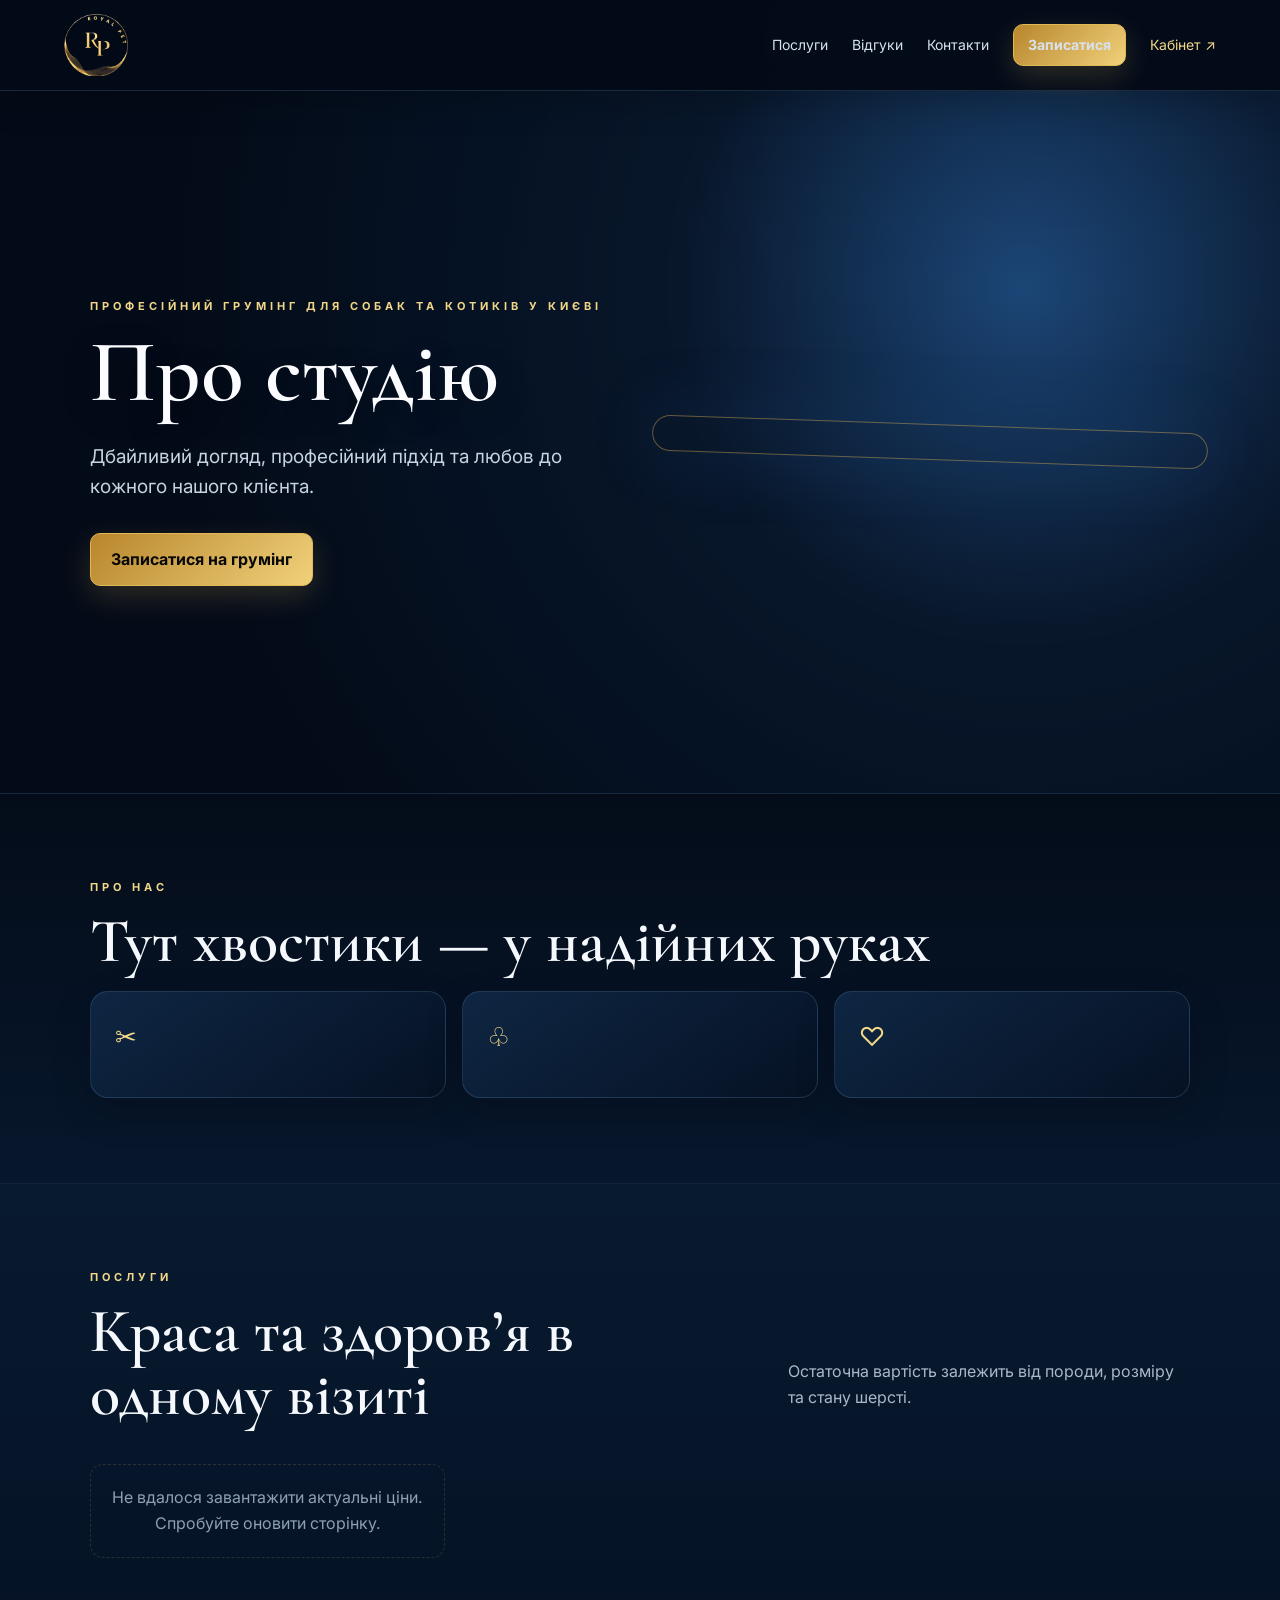
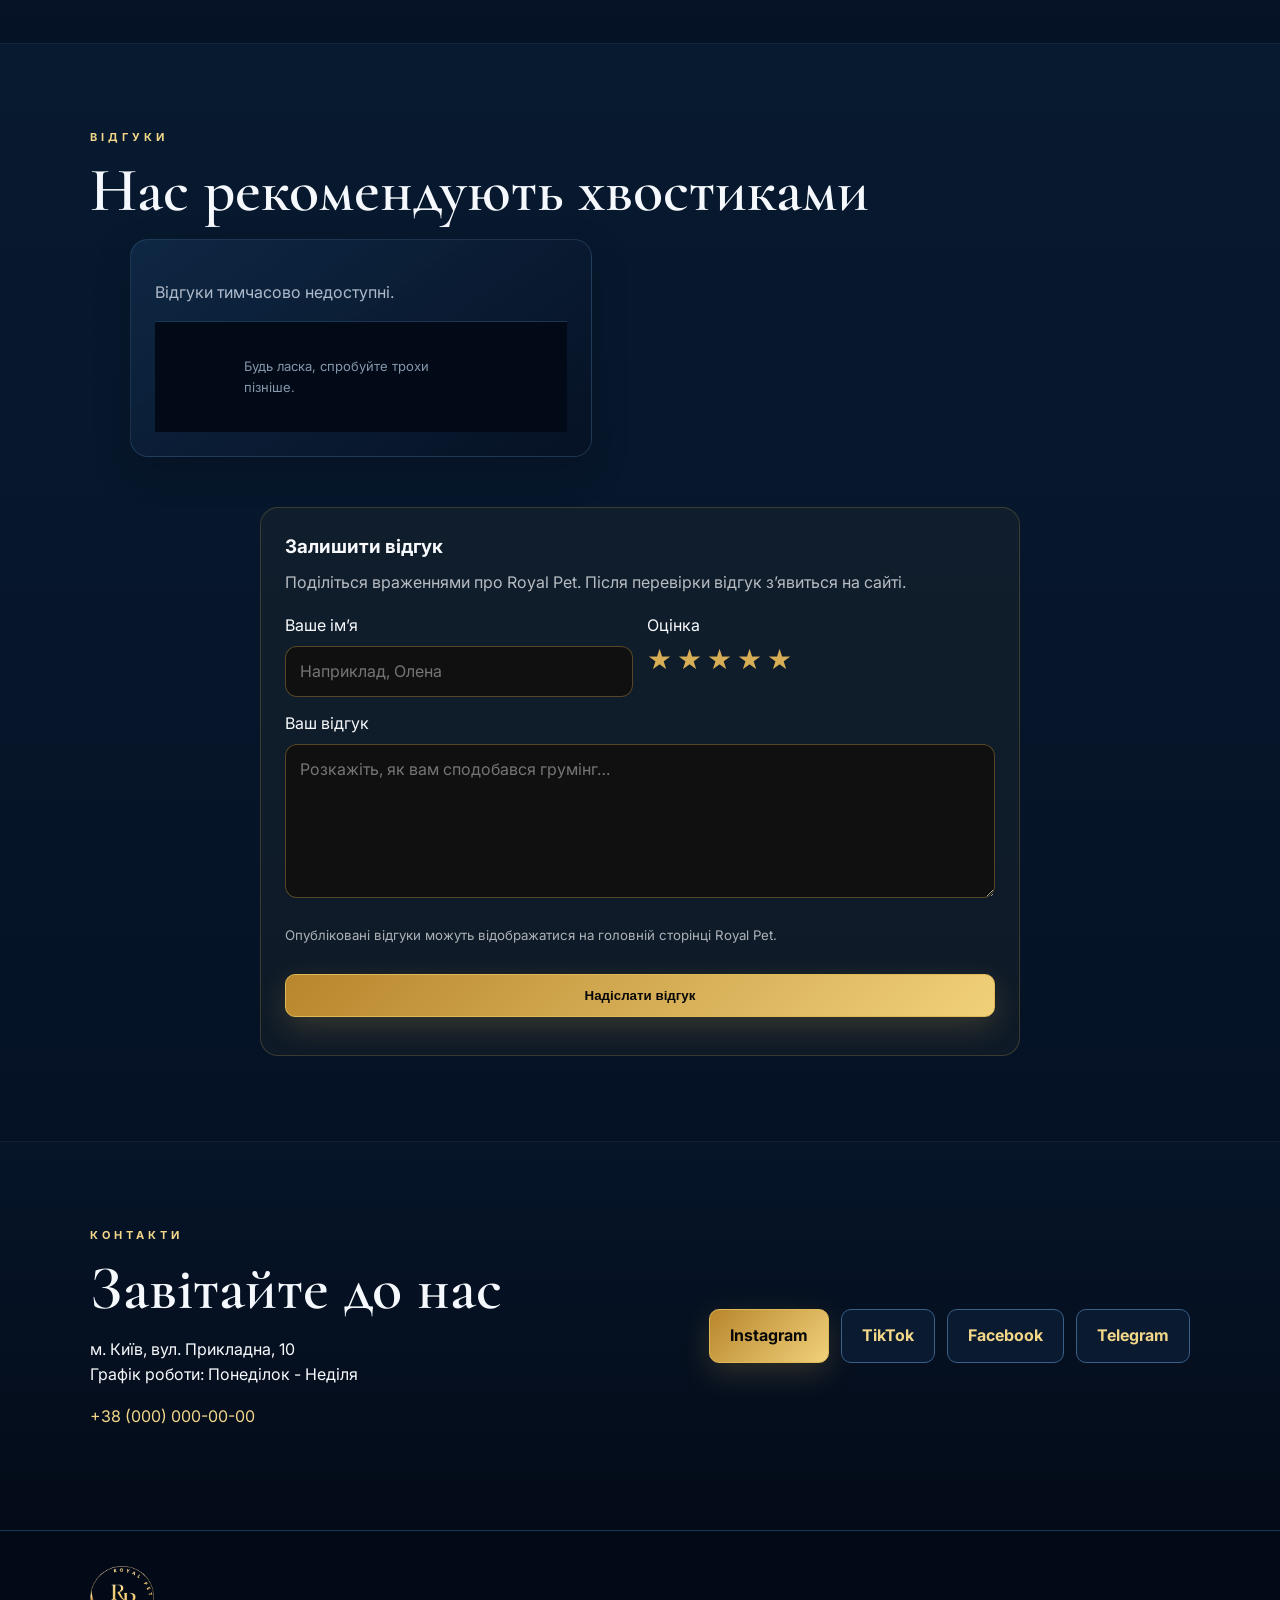
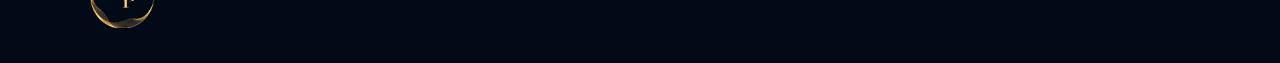
<file: index.html>
<!doctype html><html lang="uk"><head><meta charset="utf-8"><meta name="viewport" content="width=device-width,initial-scale=1"><meta name="description" content="Домашній грумінг для собак та котиків у Глухові. Дбайливий догляд, професійний підхід та запис онлайн."><meta name="theme-color" content="#040B18"><meta name="color-scheme" content="dark"><meta name="robots" content="index,follow"><link rel="canonical" href="https://royalpet.online/"><link rel="icon" href="assets/royal-pet-logo.png?v=1" type="image/png"><title>Royal Pet — Домашній грумінг для собак та котиків у Глухові</title><link rel="stylesheet" href="style.css"><link rel="stylesheet" href="sapphire-home.css"><link rel="stylesheet" href="services/services-pages.css"><link rel="stylesheet" href="logo-original.css?v=1"><link rel="stylesheet" href="mobile-service-fix.css?v=2"></head><body><header class="header"><a class="logo" href="#home" aria-label="На головну"><img src="assets/royal-pet-logo.png?v=1" alt="Royal Pet" decoding="async"><span data-site-name>Royal Pet</span></a><button class="menu-button" aria-label="Відкрити меню" aria-expanded="false">☰</button><nav class="nav" aria-label="Основна навігація"><a href="#services">Послуги</a><a href="#reviews">Відгуки</a><a href="#contacts">Контакти</a><a class="button button-small" href="booking/">Записатися</a><a class="cabinet-link" href="cabinet/">Кабінет ↗</a></nav></header><main><section class="hero" id="home"><div class="hero-copy"><p class="eyebrow"><span data-home-subtitle>Професійний грумінг для собак та котиків</span> <span data-site-location>у Києві</span></p><h1 data-home-title>Грумінг, який дарує улюбленцю красу та комфорт.</h1><p class="lead" data-home-description>Дбайливий догляд, професійний підхід та любов до кожного нашого клієнта.</p><div class="hero-actions"><a class="button" data-home-button href="booking/">Записатися на грумінг</a></div></div><div class="hero-photo"><div class="hero-photo-placeholder" aria-label="Головне фото Royal Pet"></div></div></section><section class="section about" aria-labelledby="about-title"><div><p class="eyebrow" data-about-label>Про нас</p><h2 id="about-title" data-about-title>Тут хвостики — у надійних руках</h2></div><p class="section-text" data-about-text>Дбайливий догляд та професійний підхід.</p><div class="benefits"><article><div class="icon">✂</div><h3>Професійний догляд</h3><p>Акуратний грумінг з увагою до деталей.</p></article><article><div class="icon">♧</div><h3>Комфорт улюбленця</h3><p>Спокійна атмосфера та делікатний підхід.</p></article><article><div class="icon">♡</div><h3>Любов до кожного</h3><p>Піклуємося про хвостик так, як про свого.</p></article></div></section><section class="section tint" id="services" aria-labelledby="services-title"><div class="section-heading"><div><p class="eyebrow">Послуги</p><h2 id="services-title">Краса та здоров’я в одному візиті</h2></div><p>Остаточна вартість залежить від породи, розміру та стану шерсті.</p></div><div class="service-grid" data-services><article class="service-card"><div class="service-card-content"><h3>Завантаження послуг…</h3><p>Завантажуємо актуальні послуги Royal Pet.</p></div></article></div></section><section class="section testimonials tint" id="reviews" aria-labelledby="reviews-title"><p class="eyebrow">Відгуки</p><h2 id="reviews-title">Нас рекомендують хвостиками</h2><div class="review-grid" data-reviews><blockquote class="review-card"><p>Завантажуємо відгуки…</p></blockquote></div></section><section class="section contact" id="contacts" aria-labelledby="contacts-title"><div><p class="eyebrow">Контакти</p><h2 id="contacts-title">Завітайте до нас</h2><p data-contact-text>Будемо раді бачити вас та вашого улюбленця.</p><p><span data-contact-address-label>Адреса:</span> <span data-site-address>м. Київ, вул. Прикладна, 10</span><br><span data-contact-hours-label>Графік:</span> <span data-contact-hours-day>Понеділок - Неділя</span></p><p><span data-contact-phone-label>Телефон:</span> <a data-site-phone href="tel:+380000000000">+38 (000) 000-00-00</a></p></div><div class="contact-actions"><a class="button" data-site-instagram href="https://instagram.com" target="_blank" rel="noopener">Instagram</a><a class="outline-button" data-site-tiktok href="#" target="_blank" rel="noopener">TikTok</a><a class="outline-button" data-site-facebook href="#" target="_blank" rel="noopener">Facebook</a><a class="outline-button" data-site-telegram href="https://t.me" target="_blank" rel="noopener">Telegram</a></div></section></main><footer><a class="logo" href="#home"><img src="assets/royal-pet-logo.png?v=1" alt="Royal Pet" decoding="async"><span data-site-name>Royal Pet</span></a><p data-footer-text>Royal Pet — грумінг-студія</p><p data-footer-description>Професійний догляд для собак та котиків.</p><p data-footer-copyright>© Royal Pet</p></footer><script>window.ROYAL_PET_ADMIN_API='https://royal-pet-admin-api.dolanhash1.workers.dev';</script><script src="review-form.js?v=2"></script><script src="home-live-sync.js?v=7"></script><script src="home-reviews.js?v=1"></script><script src="services/home-services-tabs.js?v=9"></script><script src="mobile-site-actions.js?v=2"></script></body></html>
</file>
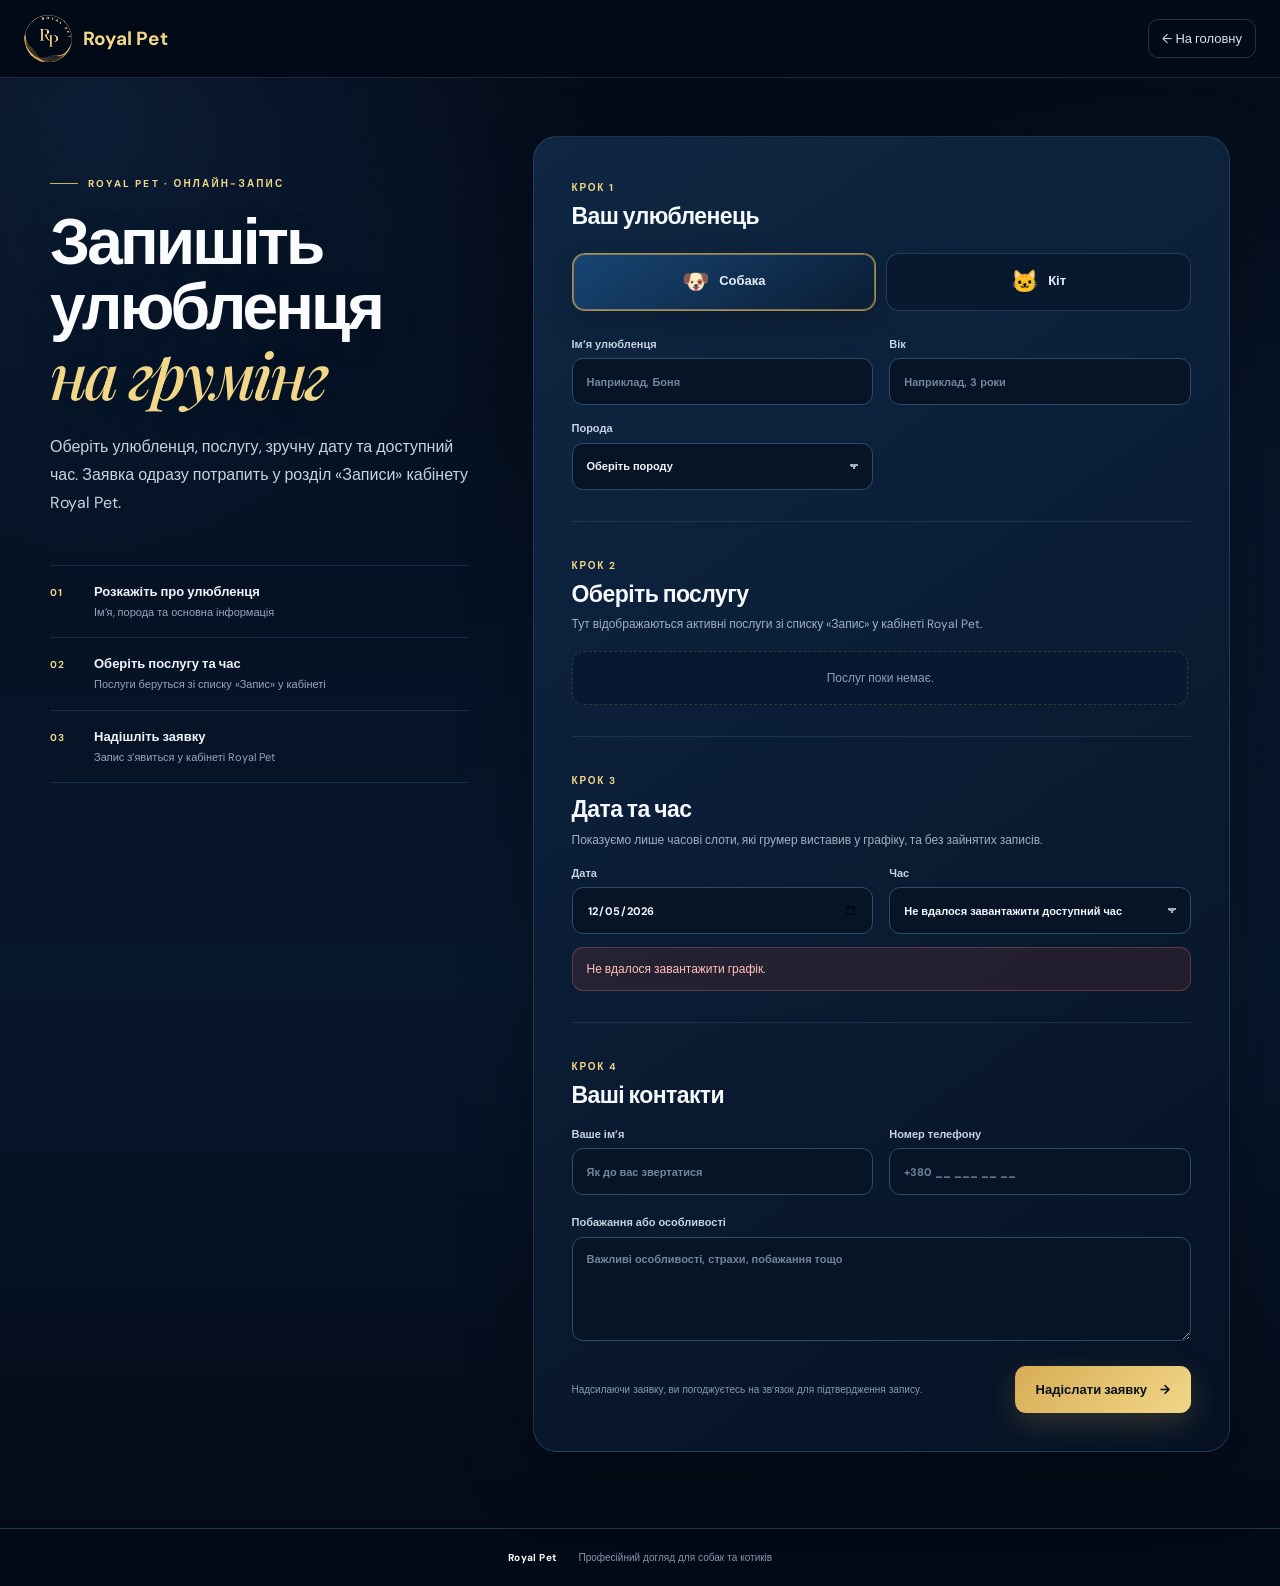
<file: booking/index.html>
<!doctype html>
<html lang="uk">
<head>
  <meta charset="utf-8">
  <meta name="viewport" content="width=device-width, initial-scale=1">
  <meta name="description" content="Royal Pet — онлайн-запис на грумінг для собак та котиків.">
  <meta name="theme-color" content="#07111f">
  <title>Онлайн-запис — Royal Pet</title>
  <link rel="icon" href="../assets/royal-pet-logo.png?v=2" type="image/png">
  <link rel="stylesheet" href="booking.css?v=5">
</head>
<body>
<header class="site-header"><a class="brand" href="../" aria-label="Royal Pet — на головну"><img src="../assets/royal-pet-logo.png?v=2" alt="Royal Pet" width="44" height="44"><span>Royal Pet</span></a><a class="back-link" href="../" aria-label="Повернутися на головну">← На головну</a></header><main class="page"><section class="booking-shell" aria-labelledby="booking-title">
<div class="intro"><span class="eyebrow">ROYAL PET · ОНЛАЙН-ЗАПИС</span><h1 id="booking-title">Запишіть улюбленця<br><em>на грумінг</em></h1><p>Оберіть улюбленця, послугу, зручну дату та доступний час. Заявка одразу потрапить у розділ «Записи» кабінету Royal Pet.</p><div class="trust-list" aria-label="Як працює запис"><div><span>01</span><p><strong>Розкажіть про улюбленця</strong><small>Ім’я, порода та основна інформація</small></p></div><div><span>02</span><p><strong>Оберіть послугу та час</strong><small>Послуги беруться зі списку «Запис» у кабінеті</small></p></div><div><span>03</span><p><strong>Надішліть заявку</strong><small>Запис з’явиться у кабінеті Royal Pet</small></p></div></div></div>
<form id="booking-form" class="form-card" novalidate>
<div class="form-head"><span>Крок 1</span><h2>Ваш улюбленець</h2></div><div class="pet-type" role="group" aria-label="Вид тварини"><label class="type-option"><input type="radio" name="pet_type" value="Собака" checked><span>🐶<b>Собака</b></span></label><label class="type-option"><input type="radio" name="pet_type" value="Кіт"><span>🐱<b>Кіт</b></span></label></div><div class="fields"><label>Ім’я улюбленця<input name="pet_name" required autocomplete="off" placeholder="Наприклад, Боня"></label><label>Вік<input name="pet_age" autocomplete="off" placeholder="Наприклад, 3 роки"></label><label>Порода<select name="breed" id="breed"><option value="">Оберіть породу</option></select></label></div><div class="divider"></div><div class="form-head compact"><span>Крок 2</span><h2>Оберіть послугу</h2><p>Тут відображаються активні послуги зі списку «Запис» у кабінеті Royal Pet.</p></div><div class="services" id="services"><div class="loading-state">Завантажуємо послуги…</div></div><div class="divider"></div><div class="form-head compact"><span>Крок 3</span><h2>Дата та час</h2><p>Показуємо лише часові слоти, які грумер виставив у графіку, та без зайнятих записів.</p></div><div class="fields booking-datetime"><label>Дата<input name="date" id="booking-date" type="date" required></label><label>Час<select name="time" id="booking-time" required><option value="">Спочатку оберіть дату</option></select></label></div><div id="availability-message" class="message" aria-live="polite"></div><div class="divider"></div><div class="form-head compact"><span>Крок 4</span><h2>Ваші контакти</h2></div><div class="fields"><label>Ваше ім’я<input name="owner_name" required autocomplete="name" placeholder="Як до вас звертатися"></label><label>Номер телефону<input name="phone" type="tel" required autocomplete="tel" inputmode="tel" placeholder="+380 __ ___ __ __"></label></div><label class="full-field">Побажання або особливості<textarea name="comment" rows="4" placeholder="Важливі особливості, страхи, побажання тощо"></textarea></label><div class="form-footer"><p>Надсилаючи заявку, ви погоджуєтесь на зв’язок для підтвердження запису.</p><button class="submit" id="submit-button" type="submit">Надіслати заявку <span>→</span></button></div><div id="form-message" class="message" aria-live="polite"></div>
</form></section></main><footer><span>Royal Pet</span><span>Професійний догляд для собак та котиків</span></footer><script src="booking.js?v=9"></script><script src="booking-text.js?v=3"></script>
</body></html>
</file>
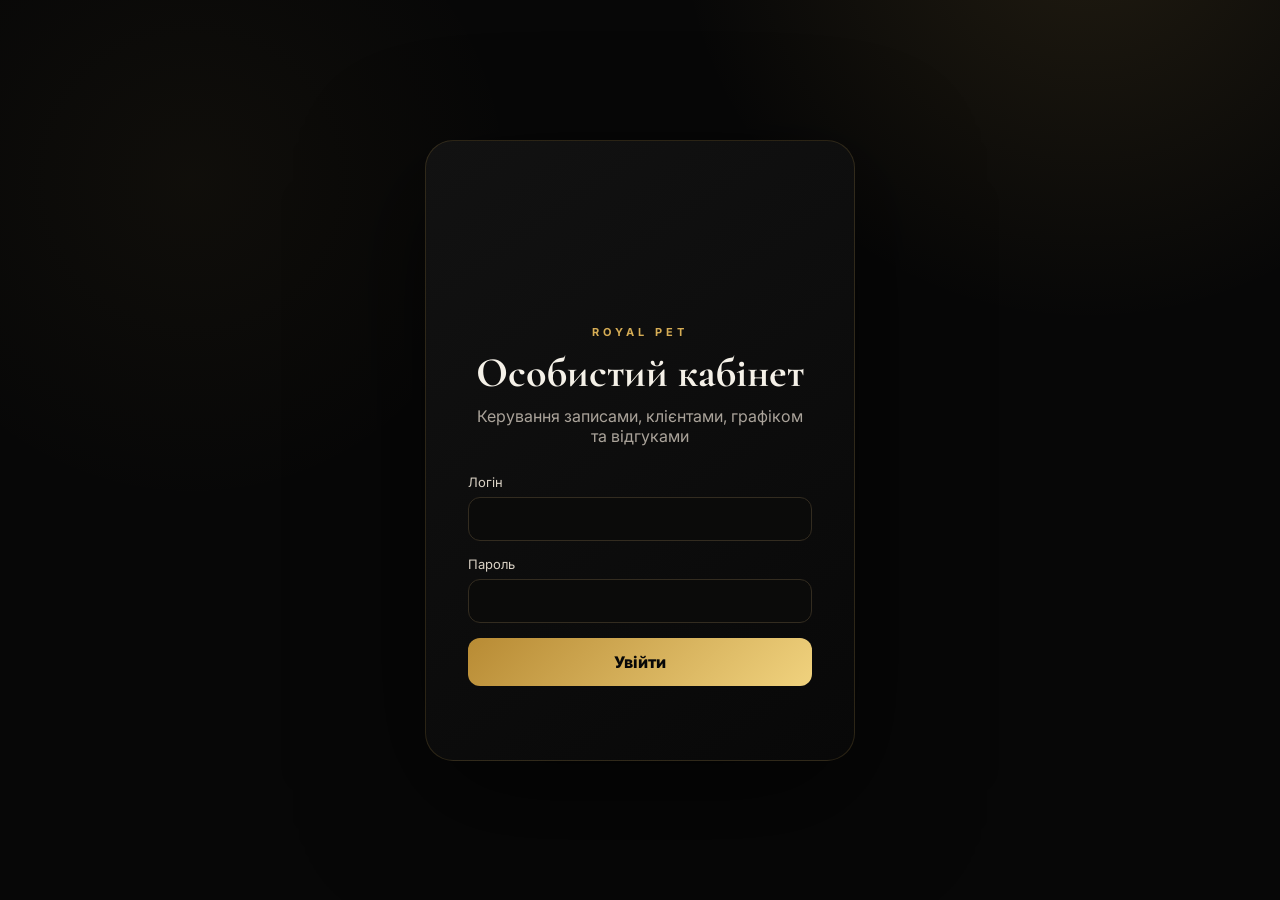
<file: cabinet/index.html>
<!doctype html>
<html lang="uk">
<head>
<meta charset="utf-8"><meta name="viewport" content="width=device-width,initial-scale=1"><meta name="robots" content="noindex,nofollow"><title>Royal Pet — Особистий кабінет</title>
<link rel="stylesheet" href="style.css"><link rel="stylesheet" href="mobile-menu.css?v=9"><link rel="stylesheet" href="mobile-fixes.css?v=1"><link rel="stylesheet" href="home-editor.css?v=1">
</head><body>
<div id="login" class="login-screen"><div class="login-card"><img src="../assets/royal-pet-logo.svg" alt="Royal Pet" class="login-logo"><div class="gold-label">ROYAL PET</div><h1>Особистий кабінет</h1><p>Керування записами, клієнтами, графіком та відгуками</p><form id="login-form"><label>Логін<input id="login-user" autocomplete="username" required></label><label>Пароль<input id="login-pass" type="password" autocomplete="current-password" required></label><button class="gold-button" type="submit">Увійти</button><div id="login-error" class="error"></div></form></div></div>
<div id="app" class="app hidden"><aside class="sidebar"><div class="brand"><img src="../assets/royal-pet-logo.svg" alt="Royal Pet"><span>ROYAL PET</span></div><nav>
<button class="nav-item active" data-view="dashboard">◈ <span>Огляд</span></button><button class="nav-item" data-view="appointments">▣ <span>Записи</span><b id="new-count">0</b></button><button class="nav-item" data-view="calendar">▦ <span>Календар</span></button><button class="nav-item" data-view="clients">♙ <span>Клієнти</span></button><button class="nav-item" data-view="hours">◷ <span>Графік</span></button><button class="nav-item" data-view="reviews">★ <span>Відгуки</span></button><button class="nav-item" data-view="services">✂ <span>Послуги</span></button><button class="nav-item" data-view="home-editor">⌂ <span>Головна</span></button><button class="nav-item" data-view="booking-settings">✎ <span>Запис</span></button>
</nav><button id="logout" class="logout">Вийти</button></aside>
<main class="main"><header class="topbar"><div><div class="gold-label">ROYAL PET</div><h2 id="page-title">Огляд</h2></div><div class="top-actions"><a class="site-link" href="../" target="_blank" rel="noopener">Сайт</a><button class="notify-button" id="notify">🔔 <span id="notify-count">0</span></button></div></header>
<section id="view-dashboard" class="view"></section><section id="view-appointments" class="view hidden"></section><section id="view-calendar" class="view hidden"></section><section id="view-clients" class="view hidden"></section><section id="view-hours" class="view hidden"></section><section id="view-reviews" class="view hidden"></section><section id="view-services" class="view hidden"></section><section id="view-home-editor" class="view hidden"></section><section id="view-booking-settings" class="view hidden"></section></main></div>
<div id="modal" class="modal-backdrop hidden"></div><div id="rp-mobile-menu"></div>
<script src="config.js?v=2"></script><script src="app.js"></script><script src="new-appointment-service-picker.js?v=4"></script><script src="services-pricing.js?v=7"></script><script src="services-navigation-fix.js?v=1"></script><script src="dashboard-mobile-cleanup.js?v=1"></script><script src="enhancements.js"></script><script src="clients.js?v=3"></script><script src="dashboard-stats.js?v=1"></script><script src="appointment-details-display.js?v=3"></script><script src="calendar-fix.js?v=6"></script><script src="mobile-auth.js?v=3"></script><script src="mobile-menu.js?v=9"></script><script src="mobile-appointments.js?v=1"></script><script src="mobile-appointments-cleanup.js?v=1"></script><script src="schedule-editor.js?v=3"></script><script src="home-editor.js?v=4"></script><script src="home-local-cache.js?v=1"></script><script src="booking-settings-editor.js?v=1"></script><script src="booking-text-editor.js?v=1"></script>
</body></html>
</file>
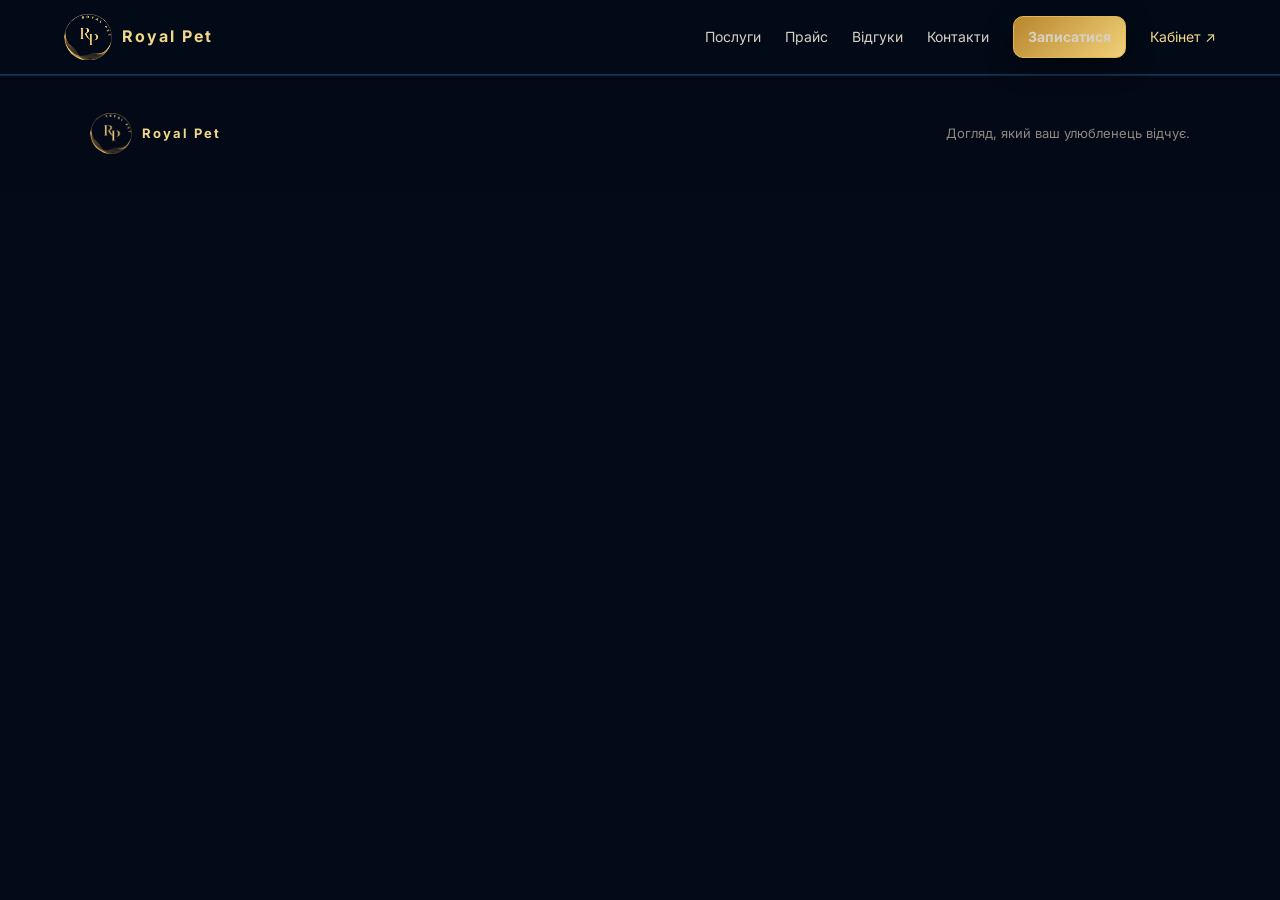
<file: services/adaptive/index.html>
<!doctype html><html lang="uk"><head><meta charset="utf-8"><meta name="viewport" content="width=device-width,initial-scale=1"><title>Royal Pet — Адаптивний грумінг</title><link rel="stylesheet" href="../../style.css"><link rel="stylesheet" href="../services-pages.css"></head><body><header class="header"><a class="logo" href="../../" aria-label="На головну"><img src="../../assets/royal-pet-logo.png" alt="Royal Pet" decoding="async"><span>Royal Pet</span></a><button class="menu-button" aria-label="Відкрити меню" aria-expanded="false">☰</button><nav class="nav"><a href="../../#services">Послуги</a><a href="../../#pricing">Прайс</a><a href="../../#reviews">Відгуки</a><a href="../../#contacts">Контакти</a><a class="button button-small" href="../../booking/">Записатися</a><a class="cabinet-link" href="../../cabinet/">Кабінет ↗</a></nav></header><main data-service-category-page="adaptive"></main><footer><a class="logo" href="../../"><img src="../../assets/royal-pet-logo.png" alt="Royal Pet" decoding="async"><span>Royal Pet</span></a><p>Догляд, який ваш улюбленець відчує.</p></footer><script>window.ROYAL_PET_ADMIN_API='https://royal-pet-admin-api.dolanhash1.workers.dev';document.querySelector('.menu-button').addEventListener('click',()=>{const n=document.querySelector('.nav'),b=document.querySelector('.menu-button');n.classList.toggle('open');b.setAttribute('aria-expanded',n.classList.contains('open'))});</script><script src="../services-page.js?v=3"></script></body></html>
</file>
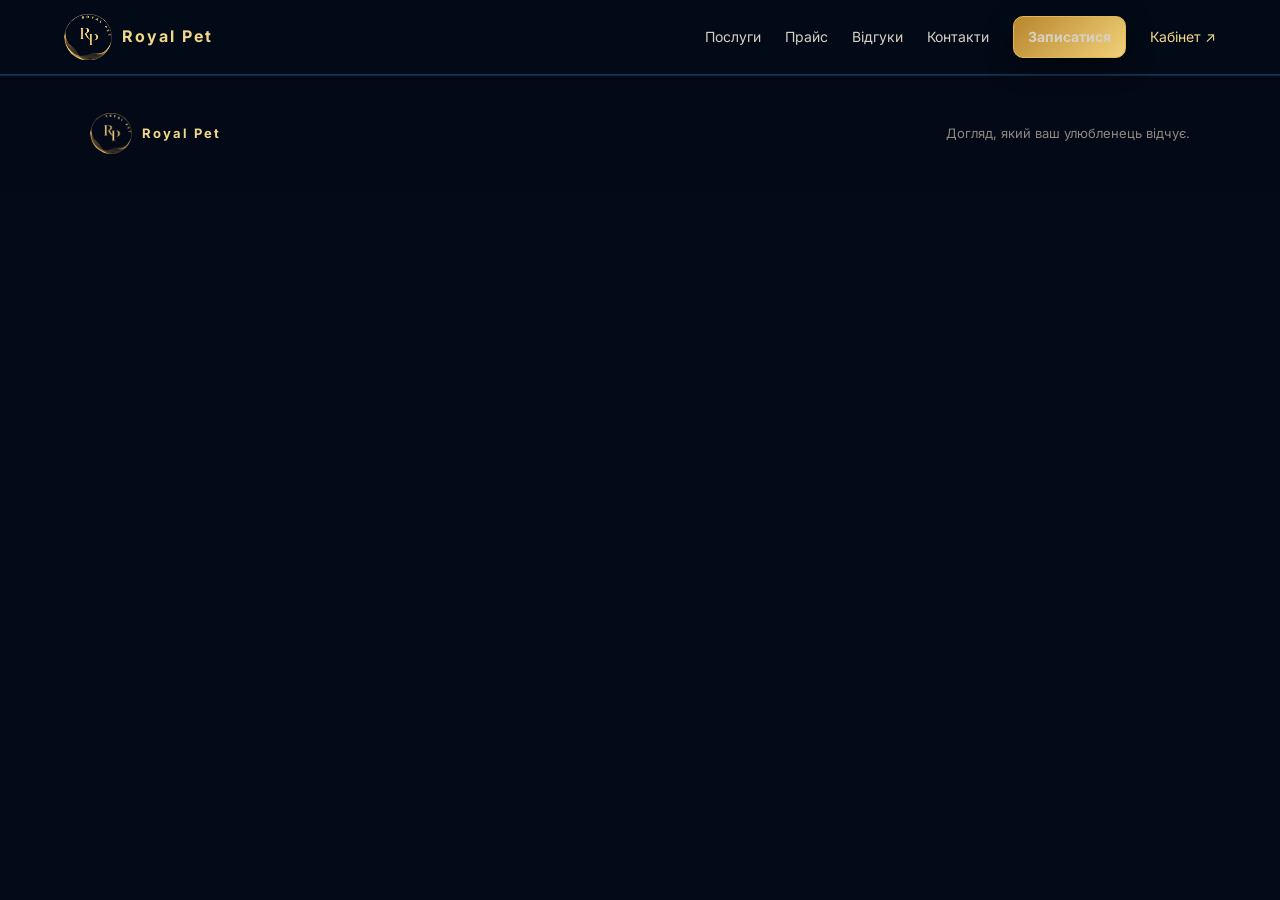
<file: services/additional/index.html>
<!doctype html><html lang="uk"><head><meta charset="utf-8"><meta name="viewport" content="width=device-width,initial-scale=1"><title>Royal Pet — Додаткові послуги</title><link rel="stylesheet" href="../../style.css"><link rel="stylesheet" href="../services-pages.css"></head><body><header class="header"><a class="logo" href="../../" aria-label="На головну"><img src="../../assets/royal-pet-logo.png" alt="Royal Pet" decoding="async"><span>Royal Pet</span></a><button class="menu-button" aria-label="Відкрити меню" aria-expanded="false">☰</button><nav class="nav"><a href="../../#services">Послуги</a><a href="../../#pricing">Прайс</a><a href="../../#reviews">Відгуки</a><a href="../../#contacts">Контакти</a><a class="button button-small" href="../../booking/">Записатися</a><a class="cabinet-link" href="../../cabinet/">Кабінет ↗</a></nav></header><main data-service-category-page="additional"></main><footer><a class="logo" href="../../"><img src="../../assets/royal-pet-logo.png" alt="Royal Pet" decoding="async"><span>Royal Pet</span></a><p>Догляд, який ваш улюбленець відчує.</p></footer><script>window.ROYAL_PET_ADMIN_API='https://royal-pet-admin-api.dolanhash1.workers.dev';document.querySelector('.menu-button').addEventListener('click',()=>{const n=document.querySelector('.nav'),b=document.querySelector('.menu-button');n.classList.toggle('open');b.setAttribute('aria-expanded',n.classList.contains('open'))});</script><script src="../services-page.js?v=3"></script></body></html>
</file>
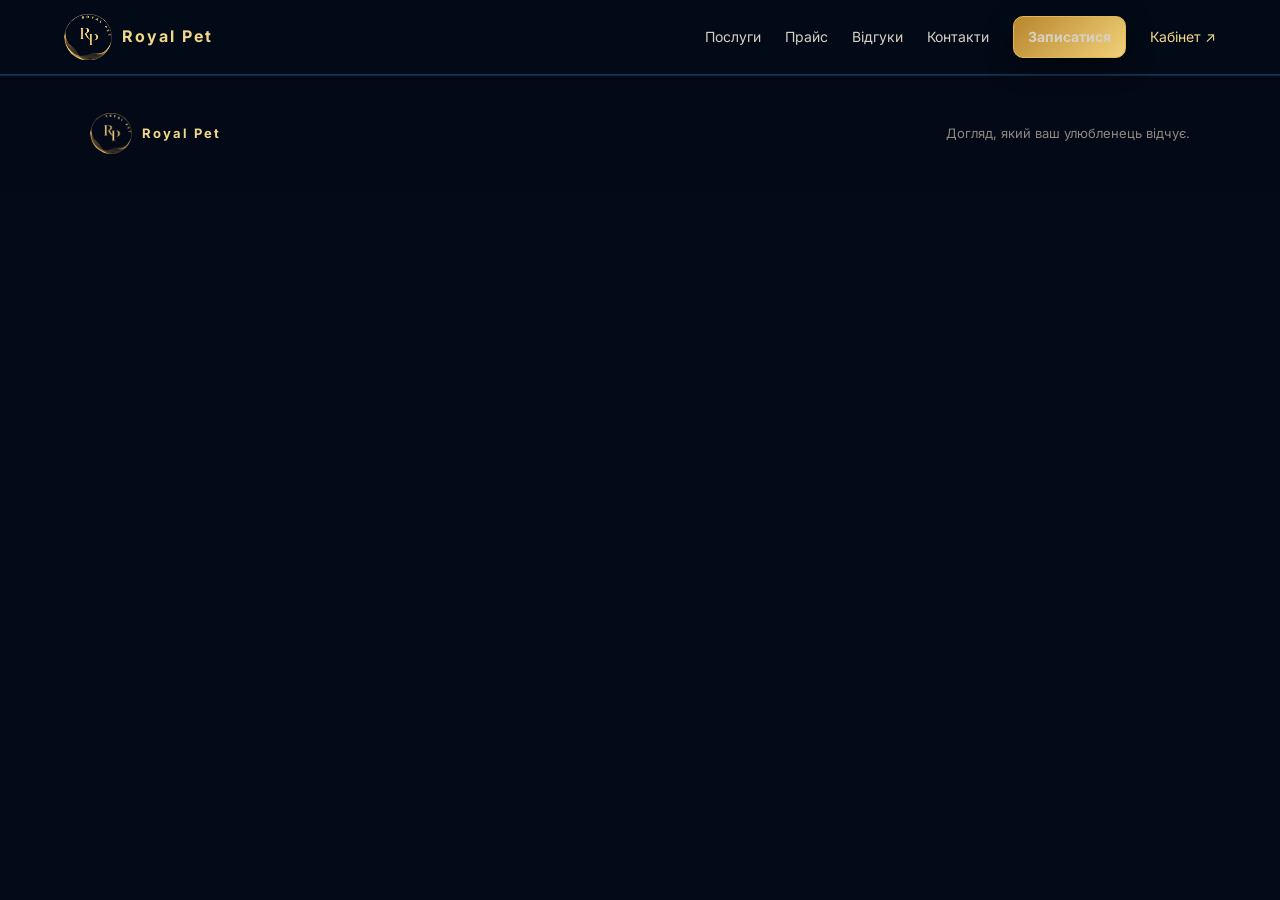
<file: services/complex/index.html>
<!doctype html><html lang="uk"><head><meta charset="utf-8"><meta name="viewport" content="width=device-width,initial-scale=1"><title>Royal Pet — Комплекс</title><link rel="stylesheet" href="../../style.css"><link rel="stylesheet" href="../services-pages.css"></head><body><header class="header"><a class="logo" href="../../" aria-label="На головну"><img src="../../assets/royal-pet-logo.png" alt="Royal Pet" decoding="async"><span>Royal Pet</span></a><button class="menu-button" aria-label="Відкрити меню" aria-expanded="false">☰</button><nav class="nav"><a href="../../#services">Послуги</a><a href="../../#pricing">Прайс</a><a href="../../#reviews">Відгуки</a><a href="../../#contacts">Контакти</a><a class="button button-small" href="../../booking/">Записатися</a><a class="cabinet-link" href="../../cabinet/">Кабінет ↗</a></nav></header><main data-service-category-page="complex"></main><footer><a class="logo" href="../../"><img src="../../assets/royal-pet-logo.png" alt="Royal Pet" decoding="async"><span>Royal Pet</span></a><p>Догляд, який ваш улюбленець відчує.</p></footer><script>window.ROYAL_PET_ADMIN_API='https://royal-pet-admin-api.dolanhash1.workers.dev';document.querySelector('.menu-button').addEventListener('click',()=>{const n=document.querySelector('.nav'),b=document.querySelector('.menu-button');n.classList.toggle('open');b.setAttribute('aria-expanded',n.classList.contains('open'))});</script><script src="../services-page.js?v=3"></script></body></html>
</file>
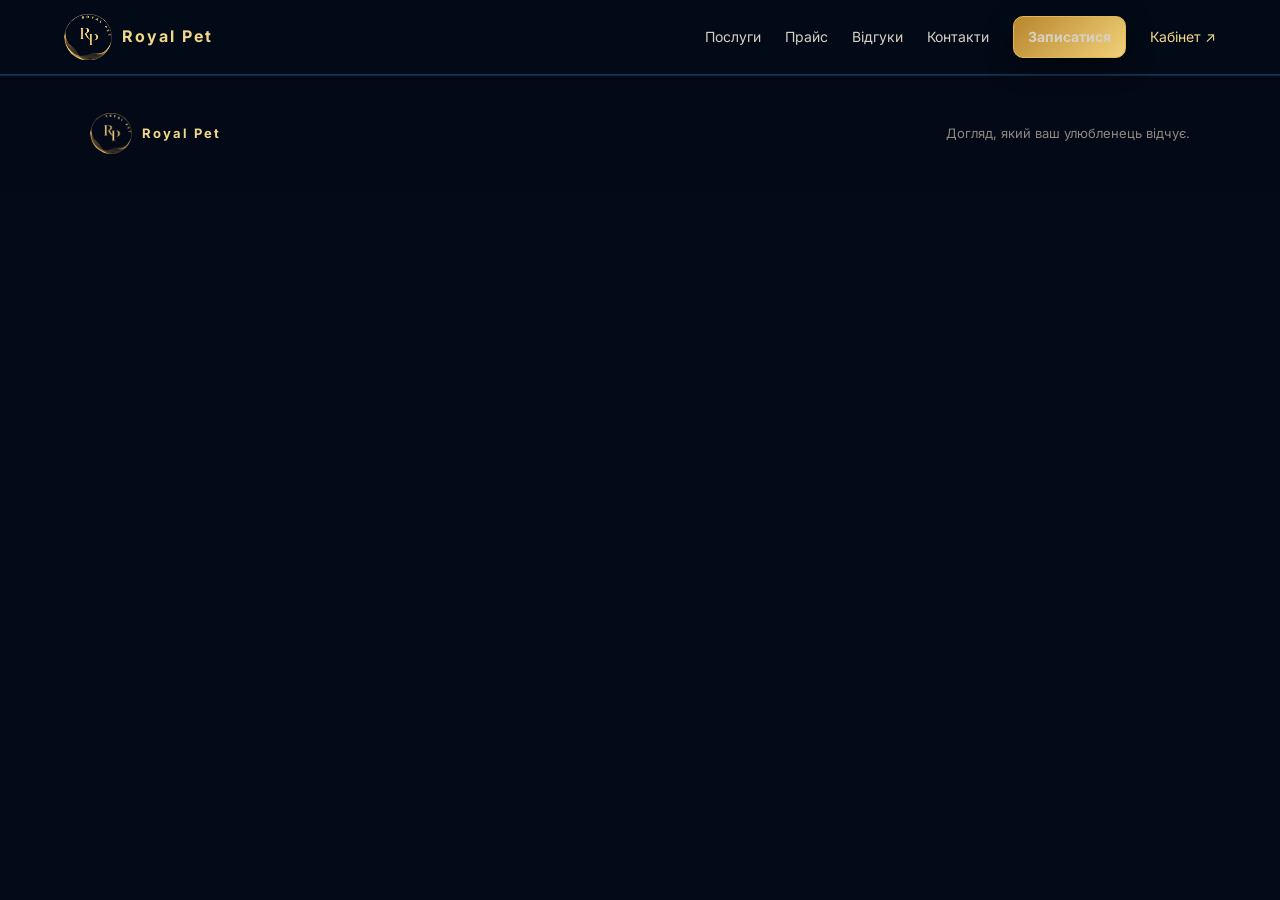
<file: services/hygiene/index.html>
<!doctype html><html lang="uk"><head><meta charset="utf-8"><meta name="viewport" content="width=device-width,initial-scale=1"><title>Royal Pet — Гігієна</title><link rel="stylesheet" href="../../style.css"><link rel="stylesheet" href="../services-pages.css"></head><body><header class="header"><a class="logo" href="../../" aria-label="На головну"><img src="../../assets/royal-pet-logo.png" alt="Royal Pet" decoding="async"><span>Royal Pet</span></a><button class="menu-button" aria-label="Відкрити меню" aria-expanded="false">☰</button><nav class="nav"><a href="../../#services">Послуги</a><a href="../../#pricing">Прайс</a><a href="../../#reviews">Відгуки</a><a href="../../#contacts">Контакти</a><a class="button button-small" href="../../booking/">Записатися</a><a class="cabinet-link" href="../../cabinet/">Кабінет ↗</a></nav></header><main data-service-category-page="hygiene"></main><footer><a class="logo" href="../../"><img src="../../assets/royal-pet-logo.png" alt="Royal Pet" decoding="async"><span>Royal Pet</span></a><p>Догляд, який ваш улюбленець відчує.</p></footer><script>window.ROYAL_PET_ADMIN_API='https://royal-pet-admin-api.dolanhash1.workers.dev';document.querySelector('.menu-button').addEventListener('click',()=>{const n=document.querySelector('.nav'),b=document.querySelector('.menu-button');n.classList.toggle('open');b.setAttribute('aria-expanded',n.classList.contains('open'))});</script><script src="../services-page.js?v=3"></script></body></html>
</file>
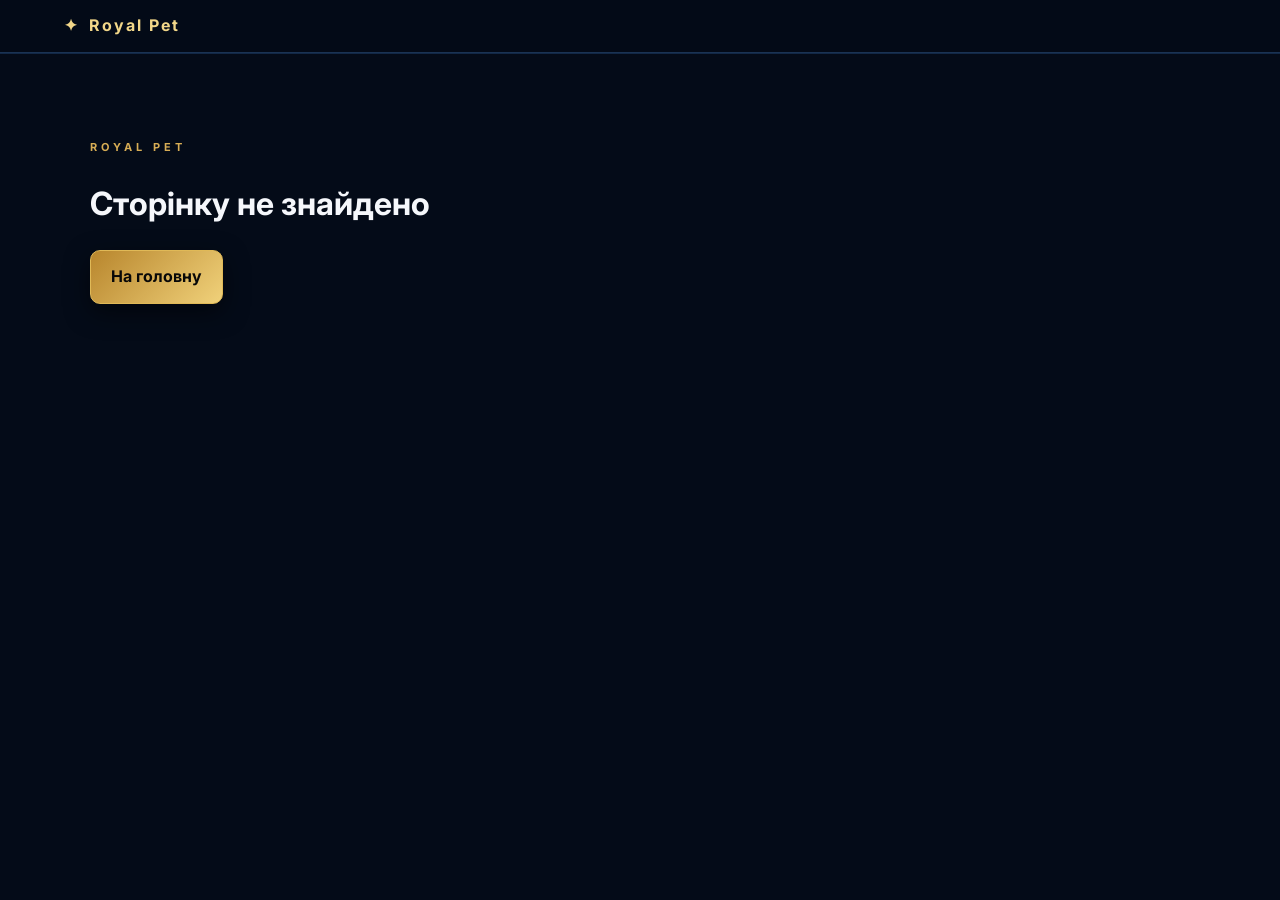
<file: page.html>
<!doctype html><html lang="uk"><head><meta charset="utf-8"><meta name="viewport" content="width=device-width,initial-scale=1"><title>Royal Pet</title><link rel="stylesheet" href="style.css"><style>.page-body{max-width:760px;font-size:1.1rem;color:#60706e}.page-body h2,.page-body h3{color:#273434;margin-top:35px}</style></head><body><header class="header"><a class="logo" href="index.html"><span>✦</span> Royal Pet</a></header><main class="section"><p class="eyebrow">Royal Pet</p><h1 id="page-title">Сторінка</h1><article id="page-body" class="page-body"></article><p><a class="button" href="index.html">На головну</a></p></main><script src="page.js"></script></body></html>
</file>
<file: style.css>
@import url('https://fonts.googleapis.com/css2?family=Cormorant+Garamond:wght@500;600;700&family=Inter:wght@400;500;600;700&display=swap');
:root{--bg:#070707;--surface:#101010;--surface2:#151515;--line:#29231a;--text:#f6f0e3;--muted:#a9a094;--gold:#d7ad55;--gold2:#f2d789;--coral:#d7ad55;--sage-dark:#070707;--primary:#070707;--accent:#d7ad55}*{box-sizing:border-box}html{scroll-behavior:smooth}body{margin:0;background:var(--bg);color:var(--text);font-family:Inter,Arial,sans-serif;line-height:1.6}a{color:inherit}.header{position:sticky;top:0;z-index:20;display:flex;align-items:center;justify-content:space-between;padding:13px 5vw;background:#070707eF;border-bottom:1px solid var(--line);backdrop-filter:blur(14px)}.logo{display:flex;align-items:center;gap:10px;text-decoration:none;color:var(--gold2);font-weight:700;letter-spacing:2px}.logo img{width:48px;height:48px;object-fit:contain;border-radius:50%}.nav{display:flex;align-items:center;gap:24px}.nav a{text-decoration:none;color:#d7d0c3;font-size:14px}.nav a:hover{color:var(--gold2)}.cabinet-link{color:var(--gold2)!important}.menu-button{display:none;background:none;border:1px solid var(--line);color:var(--gold2);border-radius:9px;padding:8px 11px}.button,.outline-button{display:inline-flex;align-items:center;justify-content:center;text-decoration:none;border-radius:10px;padding:13px 20px;font-weight:700;cursor:pointer;transition:.2s}.button{background:linear-gradient(135deg,#b8862d,#f0d17a);color:#080808;border:1px solid #e0b957;box-shadow:0 8px 25px #0008}.button:hover{transform:translateY(-1px);filter:brightness(1.05)}.outline-button{border:1px solid #6b542a;color:var(--gold2);background:#0c0b09}.button-small{padding:9px 14px}.text-link{color:var(--gold2);text-decoration:none}.hero{min-height:78vh;display:grid;grid-template-columns:1fr 1fr;gap:60px;align-items:center;padding:80px 7vw;background:radial-gradient(circle at 80% 30%,#342813 0,#0b0b0b 28%,#070707 65%)}.hero-copy{max-width:650px}.eyebrow{color:var(--gold);text-transform:uppercase;letter-spacing:4px;font-size:11px;font-weight:700;margin:0 0 13px}.hero h1,h2{font-family:'Cormorant Garamond',Georgia,serif;font-weight:600;line-height:1.02}.hero h1{font-size:clamp(52px,7vw,88px);margin:0 0 24px}.lead{font-size:19px;color:#c8c0b3;max-width:590px}.hero-actions{display:flex;gap:22px;align-items:center;margin-top:30px}.hero-photo{position:relative}.hero-photo:before{content:"";position:absolute;inset:-18px;border:1px solid #5a4321;border-radius:26px;transform:rotate(2deg)}.hero-photo img{position:relative;width:100%;height:520px;object-fit:cover;border-radius:22px;display:block;filter:saturate(.8) contrast(1.05)}.section{padding:85px 7vw;border-top:1px solid #181511}.tint{background:linear-gradient(180deg,#0d0d0d,#090909)}.section h2{font-size:clamp(38px,5vw,62px);margin:0;color:#f4ecdc}.section-text{color:#b9b0a2;max-width:820px;font-size:18px}.section-heading{display:flex;justify-content:space-between;gap:40px;align-items:end;margin-bottom:38px}.section-heading>p{max-width:420px;color:#9e9589}.benefits{display:grid;grid-template-columns:repeat(3,1fr);gap:16px}.benefits article,.service-card,.review-card{background:linear-gradient(145deg,#141414,#0c0c0c);border:1px solid var(--line);border-radius:18px;padding:24px}.benefits .icon{color:var(--gold);font-size:26px}.benefits h3,.service-card h3{font-family:'Cormorant Garamond',serif;font-size:27px;margin:8px 0}.benefits p,.service-card p,.review-card p{color:#aaa195}.service-grid{display:grid;grid-template-columns:repeat(3,1fr);gap:18px}.service-card{overflow:hidden;padding:0}.service-card-image{width:100%;height:220px;overflow:hidden}.service-card-image img{width:100%;height:100%;object-fit:cover}.service-card-content{padding:22px}.service-card-top{display:flex;justify-content:space-between;gap:12px}.service-card strong{color:var(--gold2);white-space:nowrap}.service-card-meta{display:flex;gap:10px;flex-wrap:wrap;color:#8f877b;font-size:12px}.gallery{display:grid;grid-template-columns:repeat(3,1fr);gap:16px}.portfolio-card{background:#0e0e0e;border:1px solid var(--line);border-radius:16px;overflow:hidden}.portfolio-card img{width:100%;height:300px;object-fit:cover;display:block}.portfolio-card h3,.portfolio-card p{padding:0 16px}.portfolio-card p{color:#999}.social-links{display:flex;gap:18px;flex-wrap:wrap}.review-grid{display:grid;grid-template-columns:repeat(2,1fr);gap:16px}.review-stars{color:var(--gold2);letter-spacing:3px}.review-card strong{color:#e8dcc5}.booking{display:grid;grid-template-columns:.8fr 1.2fr;gap:60px;background:radial-gradient(circle at 10% 20%,#21190d,#090909 40%)}.booking-intro .note{color:#756c60;font-size:12px}.booking-form{display:grid;grid-template-columns:1fr 1fr;gap:16px}.booking-form label,.booking-form legend{color:#d4cabc;font-size:13px}.booking-form input,.booking-form textarea{display:block;width:100%;margin-top:7px;background:#0a0a0a;border:1px solid #30291e;color:#f7f0e2;border-radius:10px;padding:13px;outline:none}.booking-form input:focus,.booking-form textarea:focus{border-color:#8b6a2e}.booking-form .full{grid-column:1/-1}.booking-form fieldset{border:1px solid var(--line);border-radius:13px;padding:16px}.booking-form fieldset label{display:block;margin:8px 0}.booking-form fieldset input{display:inline-block;width:auto;margin-right:8px}.contact{display:flex;justify-content:space-between;gap:40px;align-items:center}.contact a[data-site-phone]{color:var(--gold2);text-decoration:none}.contact-actions{display:flex;gap:12px;flex-wrap:wrap}.form-message{color:var(--gold2);min-height:24px}footer{display:flex;justify-content:space-between;align-items:center;gap:20px;padding:34px 7vw;border-top:1px solid var(--line);background:#050505;color:#8f887e;font-size:13px}footer .logo{color:var(--gold2)}footer .logo img{width:42px;height:42px}@media(max-width:900px){.nav{gap:12px}.hero{grid-template-columns:1fr}.hero-photo img{height:420px}.booking{grid-template-columns:1fr}.benefits,.service-grid{grid-template-columns:1fr 1fr}.gallery{grid-template-columns:1fr 1fr}.contact{display:block}.contact-actions{margin-top:25px}}@media(max-width:650px){html,body{width:100%;max-width:100%;overflow-x:hidden}.header{padding:10px 16px;min-width:0}.logo{min-width:0;max-width:70%}.logo span{min-width:0}.menu-button{display:block;flex:0 0 auto}.nav{display:none;position:absolute;top:69px;left:0;right:0;background:#080808;border-bottom:1px solid var(--line);padding:18px;flex-direction:column;align-items:stretch}.nav.open{display:flex}.nav a{word-break:break-word}.hero,.section{padding:50px 18px;min-width:0}.hero{gap:34px}.hero-copy,.section-heading,.booking-intro,.booking-form,.service-grid,.review-grid,.gallery,.benefits,.contact,footer{min-width:0;max-width:100%}.hero h1{font-size:clamp(42px,13vw,52px);line-height:1.02;overflow-wrap:anywhere}.hero h1,h2,h3,p,strong,a,span,label,legend{overflow-wrap:anywhere;word-break:normal}.lead{font-size:17px;max-width:100%}.eyebrow{letter-spacing:2.5px}.hero-actions{flex-direction:column;align-items:stretch;gap:12px}.hero-actions .button,.hero-actions .text-link{max-width:100%}.hero-photo img{height:min(82vw,420px);min-height:260px}.section h2{font-size:clamp(36px,11vw,48px);line-height:1.05}.section-text{font-size:16px}.section-heading{display:block}.section-heading>p{max-width:100%;margin-top:16px}.benefits,.service-grid,.gallery,.review-grid,.booking-form{grid-template-columns:1fr}.benefits article,.service-card,.review-card{padding:20px;min-width:0}.service-card-top{display:block}.service-card h3{font-size:26px}.service-card strong{display:block;white-space:normal;margin-top:8px}.service-card-content{padding:18px}.service-card-image{height:min(60vw,260px)}.portfolio-card img{height:min(72vw,320px)}.social-links{gap:12px 18px}.review-card p{overflow-wrap:anywhere}.booking-form{gap:14px}.booking-form label{min-width:0}.booking-form input,.booking-form textarea,.booking-form select,.booking-form button{max-width:100%;min-width:0}.booking-form textarea{resize:vertical}.booking-form fieldset{min-width:0}.rp-booking-note{font-size:.82rem!important;overflow-wrap:anywhere}.booking-summary{min-width:0;overflow-wrap:anywhere}.booking-picker,.service-menu,.service-option{min-width:0;max-width:100%}.service-toggle{white-space:normal;overflow-wrap:anywhere}.service-menu{max-height:240px}.service-option{align-items:flex-start}.service-option small{margin-left:auto;flex:0 0 auto;white-space:normal;text-align:right}.contact-actions{display:flex;flex-direction:column;align-items:stretch}.contact-actions .button,.contact-actions .outline-button{width:100%;max-width:100%}.contact p{overflow-wrap:anywhere}.form-message{overflow-wrap:anywhere}footer{padding:24px 18px;display:block}footer>*{margin:10px 0}.footer .logo,.logo span:last-child{display:none}.logo img{width:44px;height:44px}}

/* Luxury dark sapphire palette */
:root{--bg:#040B18;--surface:#08152A;--surface2:#0D1F38;--line:#1A3354;--text:#F5F7FB;--muted:#A8B4C5;--sage-dark:#040B18;--primary:#071225;--accent:#D7AD55}
body{background:var(--bg)}
.header{background:rgba(4,11,24,.94)}
.nav{background:transparent}
.hero{background:radial-gradient(circle at 80% 30%,#16345d 0,#09172b 30%,#040B18 70%)}
.section{border-top-color:#122846}
.tint{background:linear-gradient(180deg,#08152A,#050D1C)}
.benefits article,.service-card,.review-card{background:linear-gradient(145deg,#0D1F38,#071225);border-color:#1A3354}
.portfolio-card{background:#09172B;border-color:#1A3354}
.booking{background:radial-gradient(circle at 10% 20%,#16345d,#071225 42%)}
.booking-form input,.booking-form textarea{background:#061126;border-color:#1A3354}
.outline-button{background:#08152A;border-color:#35537C}
footer{background:#030916;border-top-color:#122846}
@media(max-width:650px){.nav{background:#061126}.header{background:rgba(4,11,24,.97)}}
</file>
<file: sapphire-home.css>
:root{--rp-sapphire:#040B18;--rp-navy:#07152A;--rp-blue:#0D2744;--rp-blue2:#153A63;--rp-line:#294B6D;--rp-gold:#D7AD55;--rp-gold2:#F2D789;--rp-white:#F7F9FC;--rp-muted:#AAB8C8}body{background:var(--rp-sapphire)!important;color:var(--rp-white)!important}body:before{content:"";position:fixed;inset:0;pointer-events:none;z-index:-1;background:radial-gradient(circle at 82% 4%,rgba(35,88,150,.18),transparent 29%),radial-gradient(circle at 8% 42%,rgba(22,58,100,.11),transparent 31%)}.header{background:rgba(4,11,24,.9)!important;border-bottom-color:rgba(103,146,187,.24)!important;box-shadow:0 10px 35px rgba(0,0,0,.22)}.nav a{color:#D8E2EE}.nav a:hover,.logo,.cabinet-link{color:var(--rp-gold2)!important}.menu-button{background:#091A31!important;border-color:#355A82!important;color:var(--rp-gold2)!important}.hero{background:radial-gradient(circle at 80% 28%,rgba(36,89,149,.74),rgba(12,31,55,.62) 30%,rgba(5,17,34,.96) 54%,#040B18 75%)!important}.hero h1{color:#FBFCFF;text-shadow:0 10px 34px rgba(0,0,0,.28)}.lead{color:#C7D3E1}.hero-photo:before{border-color:rgba(215,173,85,.45);box-shadow:0 0 70px rgba(35,88,150,.24)}.hero-photo img{border-color:rgba(131,165,201,.2);box-shadow:0 24px 70px rgba(0,0,0,.38)}.section{border-top-color:rgba(78,116,153,.2)!important}.about{background:linear-gradient(180deg,#040C19,#07172C)!important}.tint{background:linear-gradient(180deg,#081A30,#051225)!important}.section h2{color:#F5F8FC}.section-text,.section-heading>p{color:var(--rp-muted)}.benefits article,.service-card,.review-card,.portfolio-card{background:linear-gradient(145deg,rgba(15,40,69,.95),rgba(6,18,36,.98))!important;border-color:rgba(75,112,151,.32)!important;box-shadow:0 14px 38px rgba(0,0,0,.18)}.benefits article:hover{border-color:rgba(215,173,85,.32)!important;transform:translateY(-3px)}.benefits h3,.service-card h3{color:#F0F4F9}.benefits p,.service-card p,.review-card p,.portfolio-card p{color:#AEBACA}.service-card-image{background:#071629}.service-card strong,.review-stars,.eyebrow,.benefits .icon{color:var(--rp-gold2)!important}.service-card-meta{color:#8CA1B7}.portfolio-card{overflow:hidden}.booking{background:radial-gradient(circle at 10% 20%,rgba(33,81,137,.58),transparent 36%),linear-gradient(135deg,#07162C,#040F20)!important}.booking-intro .note{color:#879AAD}.booking-form input,.booking-form textarea,.booking-form select{background:#061426!important;border-color:#2A4C6D!important;color:#F4F7FB!important}.booking-form input:focus,.booking-form textarea:focus,.booking-form select:focus{border-color:#7194B7!important;box-shadow:0 0 0 3px rgba(80,123,166,.12)}.booking-form fieldset{background:rgba(9,30,55,.5);border-color:rgba(74,111,151,.36)}.outline-button{background:#091A31!important;border-color:#3A6088!important;color:var(--rp-gold2)!important}.contact{background:linear-gradient(180deg,#061529,#040B18)!important}.contact-actions .outline-button:hover,.outline-button:hover{border-color:var(--rp-gold)!important}.contact a[data-site-phone]{color:var(--rp-gold2)!important}footer{background:#030A17!important;border-top-color:#183552!important;color:#8497AB!important}.home-animal-tab{background:linear-gradient(145deg,#0D2744,#07172C)!important;border-color:#2C4D6E!important;color:#AEBCCE!important}.home-animal-tab.active{background:linear-gradient(145deg,#184574,#0A1D34)!important;border-color:rgba(215,173,85,.58)!important;color:var(--rp-gold2)!important;box-shadow:0 12px 28px rgba(0,0,0,.24)}.home-dog-group{background:linear-gradient(145deg,#0E2948,#06182F)!important;border-color:rgba(76,113,152,.36)!important}.home-dog-group.open{border-color:rgba(215,173,85,.38)!important}.home-dog-group-panel{background:rgba(3,12,24,.38)!important;border-top-color:rgba(74,110,150,.22)!important}.home-service-item{background:linear-gradient(145deg,#112F50,#07182F)!important;border-color:rgba(78,115,153,.3)!important}.home-service-body h4{color:#F0F4F9!important}.home-service-body p{color:#9FB0C1!important}.home-dog-group-btn b{color:#F0F4F9!important}.home-dog-group-btn small{color:#94A8BB!important}.home-dog-group-count{background:rgba(215,173,85,.09)!important;border-color:rgba(215,173,85,.22)!important;color:var(--rp-gold)!important}.home-service-empty{color:#8EA0B2!important;border-color:rgba(215,173,85,.18)!important}.button{box-shadow:0 10px 30px rgba(215,173,85,.2)!important}@media(max-width:650px){.nav{background:#061426!important}.header{background:rgba(4,11,24,.96)!important}.hero,.section{padding-left:18px;padding-right:18px}.home-animal-tab{padding:12px 10px}.hero-photo img{box-shadow:0 18px 45px rgba(0,0,0,.35)}}
</file>
<file: services/services-pages.css>
.service-category-grid{display:grid;grid-template-columns:repeat(2,minmax(0,1fr));gap:18px}.service-category-card{position:relative;display:flex;flex-direction:column;justify-content:space-between;min-height:245px;padding:28px;text-decoration:none;background:linear-gradient(145deg,#141414,#0b0b0b);border:1px solid var(--line);border-radius:20px;transition:transform .2s,border-color .2s,background .2s}.service-category-card:hover{transform:translateY(-3px);border-color:#6b542a;background:linear-gradient(145deg,#181818,#0c0c0c)}.service-category-number{color:var(--gold);font-size:13px;letter-spacing:3px;margin-bottom:30px}.service-category-card h3{font-family:'Cormorant Garamond',serif;font-size:34px;line-height:1.05;margin:0 0 12px}.service-category-card p{color:#aaa195;max-width:540px;margin:0}.service-category-arrow{margin-top:28px;color:var(--gold2);font-weight:700}.service-category-hero{padding:82px 7vw 60px;background:radial-gradient(circle at 15% 20%,#21190d,#090909 45%);border-bottom:1px solid #181511}.service-category-hero h1{font-family:'Cormorant Garamond',Georgia,serif;font-weight:600;font-size:clamp(48px,7vw,84px);line-height:1;margin:0 0 18px}.service-category-hero>p:not(.eyebrow){color:#b9b0a2;max-width:720px;font-size:18px;margin:0 0 25px}.service-category-list-section{padding:55px 7vw 85px}.service-category-list{display:grid;grid-template-columns:repeat(2,minmax(0,1fr));gap:16px}.breed-price-card{overflow:hidden;background:linear-gradient(145deg,#141414,#0c0c0c);border:1px solid var(--line);border-radius:18px}.breed-price-image{height:220px;overflow:hidden}.breed-price-image img{width:100%;height:100%;object-fit:cover;display:block}.breed-price-body{padding:22px}.breed-price-body h2{font-family:'Cormorant Garamond',serif;font-size:30px;margin:0 0 8px}.breed-price-body p{color:#aaa195;margin:0 0 16px}.breed-price-body strong{display:block;color:var(--gold2);font-size:20px}.service-loading,.service-empty{padding:24px;border:1px solid var(--line);border-radius:16px;background:#0e0e0e;color:#aaa195}@media(max-width:800px){.service-category-grid,.service-category-list{grid-template-columns:1fr}}@media(max-width:650px){.service-category-card{min-height:205px;padding:22px}.service-category-card h3{font-size:30px}.service-category-hero{padding:55px 18px 45px}.service-category-list-section{padding:40px 18px 60px}.breed-price-image{height:190px}.breed-price-body{padding:19px}}
</file>
<file: logo-original.css>
/* Royal Pet — original logo artwork
   The image itself is not altered. This stylesheet only controls placement/size. */
.logo{gap:0;display:inline-flex;align-items:center}
.logo img{width:64px;height:64px;display:block;flex:0 0 64px;object-fit:contain;border-radius:0}
.logo span[data-site-name]{display:none}
footer .logo img{width:64px;height:64px;flex-basis:64px}
@media(max-width:650px){
  .logo img{width:54px;height:54px;flex-basis:54px}
  footer .logo img{width:54px;height:54px;flex-basis:54px}
}
</file>
<file: mobile-service-fix.css>
@media (max-width:650px){
  .home-service-item .home-service-body{min-width:0!important;width:auto!important;display:block!important;}
  .home-service-item .home-service-top{display:grid!important;grid-template-columns:minmax(0,1fr) max-content!important;align-items:start!important;column-gap:12px!important;row-gap:0!important;width:100%!important;min-width:0!important;}
  .home-service-item .home-service-body h4{display:block!important;grid-column:1!important;grid-row:1!important;width:auto!important;max-width:none!important;min-width:0!important;margin:0!important;padding:0!important;text-align:left!important;white-space:normal!important;overflow:visible!important;text-overflow:clip!important;word-break:normal!important;overflow-wrap:break-word!important;line-break:auto!important;writing-mode:horizontal-tb!important;font-size:20px!important;line-height:1.12!important;}
  .home-service-item .home-service-price{display:inline-flex!important;grid-column:2!important;grid-row:1!important;align-self:start!important;justify-self:end!important;width:max-content!important;max-width:100%!important;white-space:nowrap!important;margin:0!important;}
}
</file>
<file: booking/booking.css>
@import url('https://fonts.googleapis.com/css2?family=DM+Sans:wght@400;500;600;700&family=Playfair+Display:ital,wght@500;600&display=swap');
:root{--navy:#040B18;--navy-2:#07152A;--gold:#D7AD55;--gold-light:#F2D789;--cream:#F7F9FC;--white:#F7F9FC;--text:#E6EDF5;--muted:#AAB8C8;--line:#294B6D;--soft:#0B1D32;--success:#9dd8ad;--error:#ffaaa0}*{box-sizing:border-box}html{scroll-behavior:smooth}body{margin:0;background:var(--navy);color:var(--text);font-family:'DM Sans',Arial,sans-serif;-webkit-font-smoothing:antialiased}body:before{content:"";position:fixed;inset:0;pointer-events:none;z-index:-1;background:radial-gradient(circle at 82% 4%,rgba(35,88,150,.18),transparent 29%),radial-gradient(circle at 8% 42%,rgba(22,58,100,.11),transparent 31%)}button,input,select,textarea{font:inherit}a{text-decoration:none;color:inherit}.site-header{height:78px;background:rgba(4,11,24,.94);display:flex;align-items:center;justify-content:space-between;padding:0 max(24px,calc((100% - 1240px)/2));color:#fff;border-bottom:1px solid rgba(103,146,187,.24);box-shadow:0 10px 35px rgba(0,0,0,.22)}.brand{display:flex;align-items:center;gap:11px;font-weight:700;font-size:19px;letter-spacing:.01em;color:var(--gold-light)}.brand img{width:48px;height:48px;object-fit:contain;border-radius:0;display:block}.back-link{display:flex;align-items:center;gap:8px;font-size:13px;color:#D8E2EE;padding:10px 13px;border:1px solid rgba(103,146,187,.3);border-radius:10px;transition:.2s}.back-link:hover{border-color:rgba(215,173,85,.5);color:var(--gold-light);background:rgba(21,58,99,.28)}.page{min-height:calc(100vh - 136px);padding:58px 20px 76px;background:radial-gradient(circle at 7% 2%,rgba(35,88,150,.22),transparent 27%),radial-gradient(circle at 94% 28%,rgba(21,58,99,.12),transparent 28%),linear-gradient(180deg,#040B18,#07172C 62%,#040B18)}.booking-shell{width:min(1180px,100%);margin:auto;display:grid;grid-template-columns:minmax(300px,.75fr) minmax(0,1.25fr);gap:64px;align-items:start}.intro{padding:32px 0 0}.eyebrow{display:inline-flex;align-items:center;gap:10px;margin:0 0 20px;color:var(--gold-light);font-size:10px;font-weight:700;letter-spacing:.22em}.eyebrow:before{content:'';width:28px;height:1px;background:var(--gold)}.intro h1{margin:0 0 22px;color:#FBFCFF;font-size:clamp(42px,5vw,65px);line-height:1.02;letter-spacing:-.045em;text-shadow:0 10px 34px rgba(0,0,0,.28)}.intro h1 em{font-family:'Playfair Display',Georgia,serif;font-weight:500;font-style:italic;color:var(--gold-light)}.intro>p{max-width:455px;margin:0;color:#C7D3E1;font-size:16px;line-height:1.75}.trust-list{margin-top:48px;border-top:1px solid rgba(78,116,153,.24)}.trust-list>div{display:grid;grid-template-columns:30px 1fr;gap:14px;padding:17px 0;border-bottom:1px solid rgba(78,116,153,.24)}.trust-list span{font-size:10px;color:var(--gold-light);font-weight:700;padding-top:3px;letter-spacing:.08em}.trust-list p{margin:0}.trust-list strong{display:block;font-size:13px;color:#F0F4F9}.trust-list small{display:block;margin-top:4px;color:#94A8BB;font-size:11px;line-height:1.5}.form-card{background:linear-gradient(145deg,rgba(15,40,69,.97),rgba(6,18,36,.99));border:1px solid rgba(75,112,151,.34);border-radius:24px;padding:38px;box-shadow:0 24px 70px rgba(0,0,0,.28)}.form-head{margin-bottom:22px}.form-head>span{display:inline-block;color:var(--gold-light);font-size:10px;font-weight:700;text-transform:uppercase;letter-spacing:.18em}.form-head h2{margin:7px 0 0;font-size:23px;line-height:1.2;color:#F5F8FC;letter-spacing:-.025em}.form-head.compact{margin-bottom:17px}.form-head p{margin:7px 0 0;color:#9FB0C1;font-size:12px;line-height:1.55}.pet-type{display:grid;grid-template-columns:1fr 1fr;gap:10px;margin-bottom:26px}.type-option{position:relative}.type-option input,.service-option input{position:absolute;opacity:0;width:1px;height:1px}.type-option span{display:flex;align-items:center;justify-content:center;gap:10px;border:1px solid rgba(75,112,151,.4);border-radius:13px;padding:14px;cursor:pointer;font-size:22px;transition:.2s;background:rgba(7,23,44,.72);color:#F0F4F9}.type-option b{font-size:13px;color:#E6EDF5}.type-option input:checked+span{border-color:rgba(215,173,85,.75);background:linear-gradient(145deg,#184574,#0A1D34);box-shadow:inset 0 0 0 1px rgba(215,173,85,.55),0 12px 28px rgba(0,0,0,.2)}.fields{display:grid;grid-template-columns:1fr 1fr;gap:16px}label{display:block;font-size:11px;font-weight:700;color:#C7D3E1;line-height:1.3}input,select,textarea{width:100%;margin-top:7px;border:1px solid #2A4C6D;border-radius:11px;background:#061426;padding:13px 14px;color:#F4F7FB;outline:none;transition:border-color .2s,box-shadow .2s,background .2s}input,select{height:47px}select{appearance:none;background-image:linear-gradient(45deg,transparent 50%,#9FB0C1 50%),linear-gradient(135deg,#9FB0C1 50%,transparent 50%);background-position:calc(100% - 18px) 20px,calc(100% - 13px) 20px;background-size:5px 5px,5px 5px;background-repeat:no-repeat;padding-right:38px;cursor:pointer}input::placeholder,textarea::placeholder{color:#71869B}input:focus,select:focus,textarea:focus{border-color:#7194B7;box-shadow:0 0 0 3px rgba(80,123,166,.12)}textarea{resize:vertical;min-height:104px;line-height:1.5}.divider{height:1px;background:rgba(78,116,153,.24);margin:31px 0}.services{display:grid;gap:9px;max-height:430px;overflow:auto;padding-right:3px}.services::-webkit-scrollbar{width:5px}.services::-webkit-scrollbar-thumb{background:#355A82;border-radius:10px}.service-option{position:relative;display:flex;align-items:center;gap:13px;border:1px solid rgba(75,112,151,.36);border-radius:13px;padding:14px 15px;cursor:pointer;background:linear-gradient(145deg,#112F50,#07182F);transition:.2s}.service-option:hover{border-color:rgba(215,173,85,.45);background:linear-gradient(145deg,#153A63,#0A1D34)}.service-option input:checked+span{color:#F5F8FC}.service-option:has(input:checked){border-color:rgba(215,173,85,.7);background:linear-gradient(145deg,#184574,#0A1D34);box-shadow:inset 0 0 0 1px rgba(215,173,85,.3)}.service-option span{flex:1;min-width:0}.service-option b,.service-option small{display:block}.service-option b{font-size:13px;line-height:1.35;color:#F0F4F9}.service-option small{margin-top:4px;color:#94A8BB;font-size:10px;font-weight:500}.service-option i{font-style:normal;color:#7F96AC;font-size:21px;line-height:1}.service-option:has(input:checked) i{color:var(--gold-light)}.booking-datetime{grid-template-columns:1fr 1fr}.full-field{margin-top:20px}.form-footer{display:flex;align-items:center;gap:18px;margin-top:22px}.form-footer p{flex:1;margin:0;color:#879AAD;font-size:10px;line-height:1.5}.submit{border:0;border-radius:11px;background:linear-gradient(135deg,#D7AD55,#F2D789);color:#07111f;padding:15px 21px;font:700 13px 'DM Sans',sans-serif;cursor:pointer;white-space:nowrap;transition:.2s;box-shadow:0 10px 30px rgba(215,173,85,.2)}.submit:hover{transform:translateY(-1px);box-shadow:0 13px 32px rgba(215,173,85,.27)}.submit:disabled{opacity:.65;cursor:wait;transform:none}.submit span{margin-left:10px;color:#07111f}.message{display:none;margin-top:13px;border-radius:11px;padding:12px 14px;font-size:12px;line-height:1.5}.message.success,.message.error{display:block}.message.success{background:rgba(47,112,70,.18);color:#B7E7C4;border:1px solid rgba(117,190,137,.3)}.message.error{background:rgba(154,64,54,.18);color:#FFC1B8;border:1px solid rgba(224,116,104,.3)}.loading-state{padding:18px;text-align:center;color:#8EA0B2;font-size:12px;background:rgba(7,24,47,.7);border:1px dashed rgba(215,173,85,.22);border-radius:12px}footer{height:58px;padding:0 24px;background:#030A17;color:#8497AB;display:flex;align-items:center;justify-content:center;gap:22px;font-size:10px;border-top:1px solid #183552}footer span:first-child{color:#fff;font-weight:700;letter-spacing:.04em}
@media(max-width:960px){.booking-shell{grid-template-columns:1fr;max-width:720px;gap:28px}.intro{padding:0}.intro>p{max-width:600px}.trust-list{display:none}.form-card{padding:32px}}
@media(max-width:620px){html{overflow-x:hidden}body{min-width:0}.site-header{height:64px;padding:0 12px;position:sticky;top:0;z-index:20;backdrop-filter:blur(14px);-webkit-backdrop-filter:blur(14px)}.brand{font-size:15px;gap:8px}.brand img{width:38px;height:38px;border-radius:0}.back-link{font-size:11px;padding:8px 9px;white-space:nowrap}.page{min-height:calc(100vh - 64px);padding:20px 8px 38px}.booking-shell{width:100%;gap:20px}.intro{padding:0 5px}.eyebrow{margin-bottom:13px;font-size:8px;letter-spacing:.13em;gap:7px}.eyebrow:before{width:20px}.intro h1{font-size:clamp(34px,10vw,42px);line-height:1.04;letter-spacing:-.045em;margin-bottom:14px}.intro>p{font-size:13px;line-height:1.55;color:#B9C8D8}.form-card{width:100%;padding:20px 13px;border-radius:17px;box-shadow:0 16px 40px rgba(0,0,0,.25)}.form-head{margin-bottom:17px}.form-head>span{font-size:9px;letter-spacing:.15em}.form-head h2{font-size:19px;margin-top:6px}.form-head p{font-size:11px;line-height:1.5;margin-top:6px}.pet-type{gap:7px;margin-bottom:18px}.type-option span{min-height:52px;padding:10px 6px;gap:7px;border-radius:11px;font-size:19px}.type-option b{font-size:11px}.fields,.booking-datetime{grid-template-columns:1fr;gap:12px}label{font-size:10px}input,select,textarea{margin-top:6px;border-radius:10px;padding:11px 12px;font-size:14px}input,select{height:45px}select{background-position:calc(100% - 17px) 19px,calc(100% - 12px) 19px}.divider{margin:22px 0}.services{display:grid;grid-template-columns:1fr;gap:7px;max-height:none;height:auto;overflow:visible;padding-right:0;width:100%;visibility:visible;opacity:1}.service-option{display:flex;width:100%;min-height:54px;gap:9px;padding:11px 10px;border-radius:11px}.service-option b{font-size:12px;line-height:1.3}.service-option small{font-size:9px;margin-top:3px;line-height:1.35}.service-option i{font-size:18px}.full-field{margin-top:14px}.full-field textarea{min-height:88px}.form-footer{display:flex;flex-direction:column;align-items:stretch;gap:10px;margin-top:16px}.form-footer p{font-size:9px;line-height:1.45}.submit{width:100%;min-height:48px;padding:13px 16px;border-radius:10px;font-size:13px}.message{font-size:11px;padding:10px 11px}.loading-state{padding:14px;font-size:11px}footer{min-height:54px;height:auto;padding:11px 14px;flex-direction:column;gap:3px;text-align:center;font-size:9px}}
@media(min-width:621px) and (max-width:960px){.intro h1{font-size:52px}.form-card{padding:30px}}
@media(prefers-reduced-motion:reduce){*{scroll-behavior:auto!important;transition:none!important}}
</file>
<file: cabinet/style.css>
@import url('https://fonts.googleapis.com/css2?family=Cormorant+Garamond:wght@500;600;700&family=Inter:wght@400;500;600;700&display=swap');
:root{--bg:#070707;--panel:#101010;--panel2:#151515;--line:#2a2418;--gold:#d6ad55;--gold2:#f1d48a;--text:#f5f1e8;--muted:#aaa39a;--danger:#d96b6b;--ok:#79c28a}
*{box-sizing:border-box}body{margin:0;background:radial-gradient(circle at 80% 0,#19140a 0,#070707 42%);color:var(--text);font-family:Inter,Arial,sans-serif}button,input,textarea,select{font:inherit}.hidden{display:none!important}
.login-screen{min-height:100vh;display:grid;place-items:center;padding:24px}.login-card{width:min(430px,100%);background:linear-gradient(145deg,#121212,#080808);border:1px solid var(--line);border-radius:28px;padding:42px;box-shadow:0 30px 100px #000}.login-logo{width:130px;height:130px;display:block;margin:0 auto 12px}.gold-label{color:var(--gold);font-size:11px;letter-spacing:4px;font-weight:700}.login-card .gold-label{text-align:center}.login-card h1{font-family:'Cormorant Garamond',serif;font-size:42px;text-align:center;margin:8px 0}.login-card>p{text-align:center;color:var(--muted);margin:0 0 28px}.login-card label,.modal label{display:block;color:#d9d1c4;font-size:13px;margin:0 0 15px}.login-card input,.modal input,.modal textarea,.modal select{width:100%;margin-top:7px;background:#090909;border:1px solid #332c20;border-radius:12px;color:#fff;padding:13px;outline:none}.login-card input:focus,.modal input:focus,.modal textarea:focus{border-color:var(--gold)}.gold-button{width:100%;border:0;border-radius:12px;padding:14px;background:linear-gradient(135deg,#b88b34,#f0d27e);color:#080808;font-weight:800;cursor:pointer}.gold-button:disabled,.small-btn:disabled{opacity:.55;cursor:not-allowed}.error{min-height:22px;color:var(--danger);font-size:13px;margin-top:10px}
.app{min-height:100vh;display:flex}.sidebar{position:fixed;inset:0 auto 0 0;width:250px;background:#080808;border-right:1px solid var(--line);padding:28px 18px;display:flex;flex-direction:column}.brand{display:flex;align-items:center;gap:12px;margin-bottom:42px;color:var(--gold);letter-spacing:3px;font-size:12px;font-weight:700}.brand img{width:48px;height:48px}.sidebar nav{display:grid;gap:7px;overflow:auto}.nav-item{border:1px solid transparent;background:transparent;color:#bdb6aa;text-align:left;padding:13px 15px;border-radius:12px;cursor:pointer;display:flex;gap:12px;align-items:center}.nav-item:hover,.nav-item.active{background:#15120d;border-color:#342a18;color:var(--gold2)}.nav-item b{margin-left:auto;background:#8f2828;color:#fff;border-radius:20px;padding:2px 7px;font-size:11px}.logout{margin-top:auto;background:transparent;border:1px solid #2c2c2c;color:#aaa;padding:11px;border-radius:10px;cursor:pointer}.main{margin-left:250px;width:calc(100% - 250px);padding:28px 34px 60px}.topbar{display:flex;align-items:center;justify-content:space-between;margin-bottom:28px;border-bottom:1px solid #1d1a15;padding-bottom:20px}.topbar h2{font-family:'Cormorant Garamond',serif;font-size:38px;margin:3px 0 0}.top-actions{display:flex;align-items:center;gap:16px}.site-link{color:var(--gold);text-decoration:none}.site-link:hover{text-decoration:underline}.notify-button{border:1px solid #3a3021;background:#111;color:var(--gold2);border-radius:10px;padding:9px 12px;cursor:pointer;min-width:52px}.notify-button span{display:inline-block;min-width:18px;margin-left:3px}.notify-button:hover{border-color:var(--gold)}
.stats{display:grid;grid-template-columns:repeat(4,1fr);gap:15px}.stat,.card{background:linear-gradient(145deg,#121212,#0d0d0d);border:1px solid #262118;border-radius:18px;padding:20px}.stat small{color:var(--muted)}.stat strong{display:block;font-size:32px;margin-top:7px;color:var(--gold2)}.stat span{display:block;color:#777;font-size:11px;margin-top:4px}.section-title{font-family:'Cormorant Garamond',serif;font-size:30px;margin:30px 0 14px}.quick-grid{display:grid;grid-template-columns:repeat(4,1fr);gap:12px;margin-top:18px}.quick{background:#101010;border:1px solid #292217;border-radius:16px;padding:18px;text-align:left;color:#ddd;cursor:pointer}.quick:hover{border-color:#6b5730;transform:translateY(-1px)}.quick b{display:block;color:var(--gold2);margin-bottom:7px}.quick span{font-size:12px;color:#8f8a82;line-height:1.5}
.table-wrap{overflow:auto}.table{width:100%;border-collapse:collapse}.table th,.table td{padding:14px 10px;border-bottom:1px solid #242019;text-align:left;vertical-align:top}.table th{color:#9d9486;font-size:11px;text-transform:uppercase;letter-spacing:1px}.badge{display:inline-block;border:1px solid #3b3020;border-radius:999px;padding:5px 9px;font-size:11px}.badge.new{color:#f0cf79}.badge.confirmed{color:#8cc9f0}.badge.done{color:var(--ok)}.badge.cancelled{color:var(--danger)}.badge.published{color:var(--ok)}.badge.pending{color:var(--gold2)}.badge.hidden{color:#888}.badge.no_show{color:#ffb27a;border-color:#5a3826}.actions{display:flex;gap:7px;flex-wrap:wrap}.small-btn{border:1px solid #3a3021;background:#111;color:#ddd;border-radius:9px;padding:8px 10px;cursor:pointer}.small-btn:hover{border-color:#6b5730}.small-btn.gold{color:#111;background:var(--gold);border-color:var(--gold)}.small-btn.danger{color:#ffb0b0}.toolbar{display:flex;gap:10px;justify-content:space-between;align-items:center;flex-wrap:wrap;margin-bottom:15px}.toolbar input{flex:1;min-width:220px}.toolbar input,.toolbar select{background:#0d0d0d;border:1px solid #30291e;color:#ddd;border-radius:10px;padding:10px}
.days{display:grid;grid-template-columns:repeat(2,1fr);gap:12px}.day{display:grid;grid-template-columns:120px 1fr;gap:10px;align-items:center;background:#101010;border:1px solid #262118;border-radius:14px;padding:12px}.day span{color:#ddd}.schedule-grid{display:grid;gap:12px;margin-top:18px}.schedule-row{display:grid;grid-template-columns:1.25fr 150px 150px 130px auto;gap:12px;align-items:center;background:#101010;border:1px solid #262118;border-radius:14px;padding:14px}.schedule-name{color:var(--gold2)}.time-field{color:#9d9486;font-size:11px;text-transform:uppercase;letter-spacing:1px}.time-field input{display:block;width:100%;margin-top:6px;background:#080808;border:1px solid #322b21;color:#fff;border-radius:9px;padding:10px}.closed-field{font-size:12px;color:#bbb;white-space:nowrap}.closed-field input{accent-color:var(--gold);margin-right:6px}.schedule-row>.small-btn{min-width:82px}.save-message{min-height:22px;color:var(--ok);margin-top:12px}
.review{display:grid;grid-template-columns:1fr auto;gap:15px;margin-bottom:12px}.review h3{margin:10px 0 4px}.review p{color:#c4bdb1;line-height:1.6}.reply{grid-column:1/-1;display:flex;gap:8px;flex-wrap:wrap}.gold-text{color:var(--gold)}
.form-grid{display:grid;grid-template-columns:repeat(2,minmax(0,1fr));gap:4px 15px}.form-grid .full{grid-column:1/-1}.check-label{display:flex!important;align-items:center;gap:8px;padding-top:22px}.check-label input{width:auto!important;margin:0!important;accent-color:var(--gold)}
.service-admin-grid{display:grid;grid-template-columns:repeat(2,minmax(0,1fr));gap:15px}.service-admin{padding:0;overflow:hidden;display:flex;flex-direction:column}.service-admin>img{width:100%;height:190px;object-fit:cover;background:#080808}.service-admin-body{padding:20px}.service-admin-head{display:flex;justify-content:space-between;gap:10px;align-items:center}.service-admin h3{font-family:'Cormorant Garamond',serif;font-size:29px;margin:12px 0 7px}.service-admin p{color:#aaa39a;line-height:1.6;min-height:50px}.service-meta{display:flex;gap:15px;flex-wrap:wrap;margin:15px 0;color:#aaa}.service-meta b{color:var(--gold2)}.active-dot{font-size:11px;color:var(--ok)}.inactive-dot{font-size:11px;color:#777}.service-admin.inactive{opacity:.72}
.detail-grid{display:grid;grid-template-columns:repeat(2,1fr);gap:4px 20px}.detail-grid p{padding:10px 0;border-bottom:1px solid #242019;color:#c9c1b5;line-height:1.5}.modal-backdrop{position:fixed;inset:0;background:#000b;display:grid;place-items:center;padding:20px;z-index:100}.modal{width:min(720px,100%);max-height:90vh;overflow:auto;background:#111;border:1px solid #3a2e1c;border-radius:22px;padding:25px}.modal h3{font-family:'Cormorant Garamond',serif;font-size:30px;margin-top:0}.modal-actions{display:flex;justify-content:flex-end;gap:10px;margin-top:18px}
.calendar-day{margin:0 0 22px}.calendar-day>h3{font-family:'Cormorant Garamond',serif;color:var(--gold2);font-size:26px;margin:12px 0}.calendar-list{display:grid;gap:9px}.calendar-item{display:grid;grid-template-columns:80px 1fr 220px auto;gap:18px;align-items:center;padding:14px 16px}.calendar-time{font-size:20px;color:var(--gold2);font-weight:700}.calendar-item div:nth-child(2) b,.calendar-item div:nth-child(2) span{display:block}.calendar-item div:nth-child(2) span{color:#888;font-size:12px;margin-top:3px}
@media(max-width:1100px){.stats,.quick-grid{grid-template-columns:repeat(2,1fr)}.service-admin-grid{grid-template-columns:1fr}.schedule-row{grid-template-columns:1fr 1fr}.closed-field{grid-column:1/2}.schedule-row .small-btn{grid-column:2/3}.calendar-item{grid-template-columns:70px 1fr 1fr}.calendar-item .badge{grid-column:1/-1}}
@media(max-width:850px){.sidebar{width:72px;padding:18px 10px}.brand span,.nav-item span,.logout{display:none}.brand{justify-content:center}.nav-item{justify-content:center}.main{margin-left:72px;width:calc(100% - 72px);padding:20px}.days{grid-template-columns:1fr}.top-actions{gap:8px}.calendar-item{grid-template-columns:1fr 1fr}}
@media(max-width:520px){
html,body{width:100%;max-width:100%;overflow-x:hidden}.app{min-height:100dvh;display:block}.sidebar{position:fixed;z-index:90;left:0;right:0;bottom:0;top:auto;width:100%;height:68px;padding:7px 8px;background:rgba(8,8,8,.98);border-right:0;border-top:1px solid var(--line);display:block;box-shadow:0 -12px 30px rgba(0,0,0,.28);backdrop-filter:blur(12px)}.brand,.logout{display:none}.sidebar nav{height:100%;display:grid;grid-template-columns:repeat(5,minmax(0,1fr));gap:4px;overflow:visible}.nav-item{min-width:0;height:54px;padding:5px 3px;display:flex;flex-direction:column;justify-content:center;gap:2px;border-radius:10px;text-align:center;font-size:21px;line-height:1}.nav-item span{display:block;max-width:100%;font-size:9px;line-height:1.1;overflow:hidden;text-overflow:ellipsis;white-space:nowrap}.nav-item b{position:absolute;margin:0;transform:translate(13px,-14px);padding:2px 5px;font-size:9px}.nav-item:nth-child(1),.nav-item:nth-child(2),.nav-item:nth-child(3),.nav-item:nth-child(4),.nav-item:nth-child(5){display:flex}.main{margin:0;width:100%;padding:14px 12px 88px;min-width:0}.topbar{position:sticky;top:0;z-index:20;min-height:58px;margin:0 -12px 16px;padding:9px 12px 11px;background:rgba(7,7,7,.96);backdrop-filter:blur(12px);align-items:center}.topbar>div{min-width:0}.gold-label{letter-spacing:2.5px;font-size:9px}.topbar h2{font-size:29px;line-height:1.05;margin:2px 0 0;overflow-wrap:anywhere}.site-link{font-size:11px;white-space:nowrap}.top-actions{min-width:0}.notify-button{min-width:44px;padding:8px 9px;font-size:14px}.notify-button span{font-size:11px}.stats,.quick-grid{grid-template-columns:1fr 1fr;gap:9px}.stat,.card{border-radius:14px;padding:15px;min-width:0;max-width:100%}.stat small{font-size:11px;line-height:1.3}.stat strong{font-size:27px}.section-title{font-size:25px;margin:23px 0 11px}.quick{padding:14px;border-radius:13px;min-width:0}.quick b,.quick span{overflow-wrap:anywhere}.quick b{font-size:13px}.quick span{font-size:11px}.table-wrap{width:100%;max-width:100%;overflow-x:auto;-webkit-overflow-scrolling:touch;border-radius:14px}.table{min-width:680px}.table th,.table td{padding:11px 9px;font-size:12px}.table th{font-size:9px}.toolbar{align-items:stretch;gap:8px}.toolbar>input,.toolbar>select{min-width:0;width:100%;flex:1 1 100%;max-width:100%}.toolbar>button{min-height:42px}.toolbar>span{font-size:11px;line-height:1.35;overflow-wrap:anywhere}.actions{gap:6px;max-width:250px}.small-btn{min-height:38px;padding:8px 10px;max-width:100%;white-space:normal;overflow-wrap:anywhere}.days{grid-template-columns:1fr}.day{grid-template-columns:1fr;gap:4px;padding:12px}.day strong,.day span{overflow-wrap:anywhere}.schedule-row{grid-template-columns:1fr;gap:9px;padding:12px}.schedule-row .small-btn,.closed-field{grid-column:auto}.time-field input{min-height:42px}.closed-field{white-space:normal;line-height:1.3}.review{grid-template-columns:1fr;gap:10px}.review h3,.review p{overflow-wrap:anywhere}.reply{grid-column:auto;display:grid;grid-template-columns:1fr;gap:7px}.reply .small-btn{width:100%}.form-grid,.detail-grid{grid-template-columns:1fr;gap:0}.form-grid .full{grid-column:auto}.form-grid input,.form-grid textarea,.form-grid select,.modal input,.modal textarea,.modal select{max-width:100%;min-width:0}.check-label{padding-top:10px}.service-admin-grid{grid-template-columns:1fr}.service-admin{min-width:0}.service-admin-body{padding:15px}.service-admin-head{align-items:flex-start;flex-direction:column}.service-admin h3{font-size:25px;overflow-wrap:anywhere}.service-admin p{min-height:0;overflow-wrap:anywhere}.service-meta{gap:10px;font-size:12px}.detail-grid p{overflow-wrap:anywhere}.modal-backdrop{padding:10px;align-items:end}.modal{width:100%;max-height:calc(100dvh - 20px);border-radius:18px;padding:17px 15px 18px}.modal h3{font-size:27px;line-height:1.05;overflow-wrap:anywhere}.modal-actions{display:grid;grid-template-columns:1fr 1fr;gap:8px}.modal-actions .small-btn{width:100%}.calendar-day{margin-bottom:16px}.calendar-day>h3{font-size:23px;line-height:1.1;overflow-wrap:anywhere}.calendar-item{grid-template-columns:1fr;gap:7px;padding:13px}.calendar-time{font-size:21px}.calendar-item div{min-width:0}.calendar-item b,.calendar-item span{overflow-wrap:anywhere}.calendar-item .badge{grid-column:auto}.login-screen{padding:14px}.login-card{padding:25px 17px;border-radius:20px}.login-logo{width:95px;height:95px}.login-card h1{font-size:34px;line-height:1.05}.login-card>p{font-size:13px;line-height:1.5;margin-bottom:22px}.login-card input{min-height:44px}.gold-button{min-height:46px}
}

/* Royal Pet CRM visual polish */
:root{--surface:#11100f;--surface2:#171512;--surface3:#0b0b0a;--line-soft:rgba(241,212,138,.10);--shadow:0 18px 50px rgba(0,0,0,.30)}
body{background:radial-gradient(circle at 85% -10%,rgba(214,173,85,.12),transparent 28%),radial-gradient(circle at 15% 20%,rgba(214,173,85,.045),transparent 25%),#070707}
.sidebar{background:linear-gradient(180deg,#0b0a09,#080808);box-shadow:12px 0 40px rgba(0,0,0,.16)}
.brand{padding:8px 8px 18px;border-bottom:1px solid var(--line-soft)}
.nav-item{transition:background .18s ease,border-color .18s ease,color .18s ease,transform .18s ease}.nav-item:hover{transform:translateX(2px)}.nav-item.active{box-shadow:inset 3px 0 0 var(--gold)}
.main{max-width:1700px}.topbar{min-height:74px;backdrop-filter:blur(10px)}
.topbar h2{letter-spacing:-.02em}.site-link,.notify-button{transition:all .18s ease}.notify-button{box-shadow:0 8px 24px rgba(0,0,0,.18)}
.stat,.card,.quick,.day,.schedule-row,.service-admin{box-shadow:var(--shadow);border-color:rgba(255,255,255,.065);background:linear-gradient(145deg,rgba(22,22,21,.98),rgba(12,12,12,.98))}
.stat,.quick,.card{transition:border-color .18s ease,transform .18s ease,box-shadow .18s ease}.stat:hover,.quick:hover,.card:hover{border-color:rgba(214,173,85,.18);box-shadow:0 20px 55px rgba(0,0,0,.36)}
.stat strong{font-variant-numeric:tabular-nums;letter-spacing:-.03em}.quick b{font-weight:700;letter-spacing:-.01em}
.table-wrap{border:1px solid rgba(255,255,255,.055);box-shadow:var(--shadow);background:#0d0d0c}.table{background:transparent}.table thead{background:linear-gradient(180deg,#151311,#11100f)}.table th{position:sticky;top:0;background:#14120f;z-index:2}.table tbody tr{transition:background .15s ease}.table tbody tr:hover{background:rgba(214,173,85,.035)}.table td{color:#ddd6ca}.table th,.table td{border-bottom-color:rgba(255,255,255,.055)}
.badge{font-weight:600;letter-spacing:.01em;background:rgba(255,255,255,.025)}.badge.new{background:rgba(240,207,121,.07)}.badge.confirmed{background:rgba(140,201,240,.07)}.badge.done{background:rgba(121,194,138,.07)}.badge.cancelled,.badge.no_show{background:rgba(217,107,107,.06)}
.small-btn{transition:all .16s ease;box-shadow:0 5px 16px rgba(0,0,0,.14)}.small-btn:hover{transform:translateY(-1px)}.small-btn.gold:hover{filter:brightness(1.06);box-shadow:0 8px 24px rgba(214,173,85,.18)}.small-btn.danger:hover{border-color:rgba(217,107,107,.5);background:rgba(217,107,107,.06)}
.toolbar input,.toolbar select,.login-card input,.modal input,.modal textarea,.modal select,.time-field input{transition:border-color .16s ease,box-shadow .16s ease;background:#0b0b0a}.toolbar input:focus,.toolbar select:focus,.time-field input:focus{border-color:var(--gold);box-shadow:0 0 0 3px rgba(214,173,85,.08)}
.section-title{letter-spacing:-.015em}.modal-backdrop{background:rgba(0,0,0,.72);backdrop-filter:blur(5px)}.modal{box-shadow:0 30px 100px rgba(0,0,0,.55);border-color:rgba(214,173,85,.16)}
.login-card{box-shadow:0 35px 120px rgba(0,0,0,.62);border-color:rgba(214,173,85,.16)}
.save-message{padding:9px 11px;border-radius:10px;background:rgba(121,194,138,.06);border:1px solid rgba(121,194,138,.12)}
.rp-business-grid .card,.rp-kpi{box-shadow:0 14px 36px rgba(0,0,0,.22)}
@media(max-width:850px){.sidebar{box-shadow:8px 0 30px rgba(0,0,0,.18)}}
@media(max-width:520px){.stat,.card,.quick{box-shadow:0 12px 30px rgba(0,0,0,.24)}.table-wrap{box-shadow:0 12px 30px rgba(0,0,0,.24)}.topbar{border-bottom:1px solid rgba(214,173,85,.12)}}
</file>
<file: cabinet/mobile-menu.css>
#rp-mobile-menu{display:none}
@media(max-width:520px){
#rp-mobile-menu{display:block;position:fixed;left:0;right:0;bottom:0;height:76px;z-index:1100;background:rgba(10,10,10,.97);border-top:1px solid #3a2e1c;box-shadow:0 -12px 35px rgba(0,0,0,.35);padding:7px 0 max(7px,env(safe-area-inset-bottom));box-sizing:border-box}
.rp-mobile-menu-scroll{height:100%;display:flex;align-items:stretch;gap:4px;overflow-x:auto;overflow-y:hidden;padding:0 7px;box-sizing:border-box;scrollbar-width:none;overscroll-behavior-x:contain;touch-action:pan-x;cursor:grab;-webkit-overflow-scrolling:touch}.rp-mobile-menu-scroll:active{cursor:grabbing}.rp-mobile-menu-scroll::-webkit-scrollbar{display:none}
.rp-mobile-menu-item{position:relative;flex:0 0 74px;min-width:74px;height:62px;appearance:none;border:1px solid transparent;background:transparent;color:#aaa;border-radius:12px;padding:6px 4px;display:flex;flex-direction:column;align-items:center;justify-content:center;gap:3px;text-align:center;font:inherit;cursor:pointer;touch-action:pan-x;-webkit-tap-highlight-color:transparent}
.rp-mobile-menu-item:hover,.rp-mobile-menu-item:active,.rp-mobile-menu-item.active{background:#15120d;border-color:#342a18;color:#f1d48a}
.rp-mobile-menu-item .mi-icon{display:block;font-size:20px;line-height:22px}.rp-mobile-menu-item .mi-label{display:block;font-size:11px;line-height:14px;white-space:nowrap}.rp-mobile-menu-item .mi-badge{position:absolute;top:3px;right:8px;min-width:16px;background:#8f2828;color:#fff;border-radius:20px;padding:2px 5px;font-size:9px;line-height:12px;box-sizing:border-box}.rp-mobile-menu-logout{color:#d49a9a}.rp-mobile-menu-item:focus-visible{outline:2px solid #d6ad55;outline-offset:2px}
.topbar{padding-right:12px;position:sticky}.topbar > .site-link{display:none}.sidebar{display:none!important}.main{padding-bottom:calc(88px + env(safe-area-inset-bottom));}
}
</file>
<file: cabinet/mobile-fixes.css>
/* Mobile cabinet layout fixes: dialogs must stay above the fixed bottom navigation. */
@media(max-width:520px){
  #rp-mobile-menu{z-index:1100}
  .modal-backdrop{z-index:1200!important;padding:12px!important;align-items:flex-end!important}
  .modal{width:100%!important;max-width:100%!important;max-height:calc(100dvh - 24px)!important;margin:0!important;padding:18px!important;padding-bottom:calc(18px + env(safe-area-inset-bottom))!important;border-radius:18px!important;box-sizing:border-box!important}
  .modal-actions{position:sticky!important;bottom:0!important;z-index:3!important;margin:18px -18px -18px!important;padding:12px 18px calc(12px + env(safe-area-inset-bottom))!important;background:linear-gradient(to bottom,rgba(17,17,17,.92),#111 35%)!important;border-top:1px solid #2a2418!important}
  .modal-actions button{min-height:44px!important}
  #view-services{padding-bottom:20px!important}
  #view-pricing{padding-bottom:20px!important}
}
</file>
<file: cabinet/home-editor.css>
.home-editor-head{display:flex;justify-content:space-between;gap:20px;align-items:flex-start;margin-bottom:18px}.home-editor-head h2{margin:6px 0}.home-editor-head p,.home-editor-section p,.home-photo-card p{color:#aaa}.home-editor-section{margin-top:16px}.home-editor-section h3,.home-photo-card h3{margin:0 0 16px}.home-editor-grid{display:grid;grid-template-columns:repeat(2,minmax(0,1fr));gap:14px}.home-edit-field{display:flex;flex-direction:column;gap:7px}.home-edit-field span{font-size:13px;color:#aaa}.home-edit-field input,.home-edit-field textarea{width:100%;box-sizing:border-box;border:1px solid rgba(215,173,85,.25);background:#101010;color:inherit;border-radius:10px;padding:12px;font:inherit;resize:vertical}.home-edit-field input:focus,.home-edit-field textarea:focus{outline:none;border-color:#d7ad55}.home-photo-card{margin-top:0}.home-photo-row{display:flex;gap:20px;align-items:center}.home-photo-preview{width:220px;height:130px;border-radius:12px;border:1px dashed rgba(215,173,85,.35);display:flex;align-items:center;justify-content:center;overflow:hidden;color:#888;text-align:center;padding:8px;box-sizing:border-box}.home-photo-preview img{width:100%;height:100%;object-fit:cover}.home-photo-row input{display:block;margin-bottom:8px}.home-photo-row small{color:#888}.home-editor-loading{color:#aaa}.save-message{margin-top:14px;color:#d7ad55;font-weight:600}@media(max-width:700px){.home-editor-head{flex-direction:column}.home-editor-head .small-btn{width:100%}.home-editor-grid{grid-template-columns:1fr}.home-photo-row{flex-direction:column;align-items:stretch}.home-photo-preview{width:100%;height:190px}}
</file>
